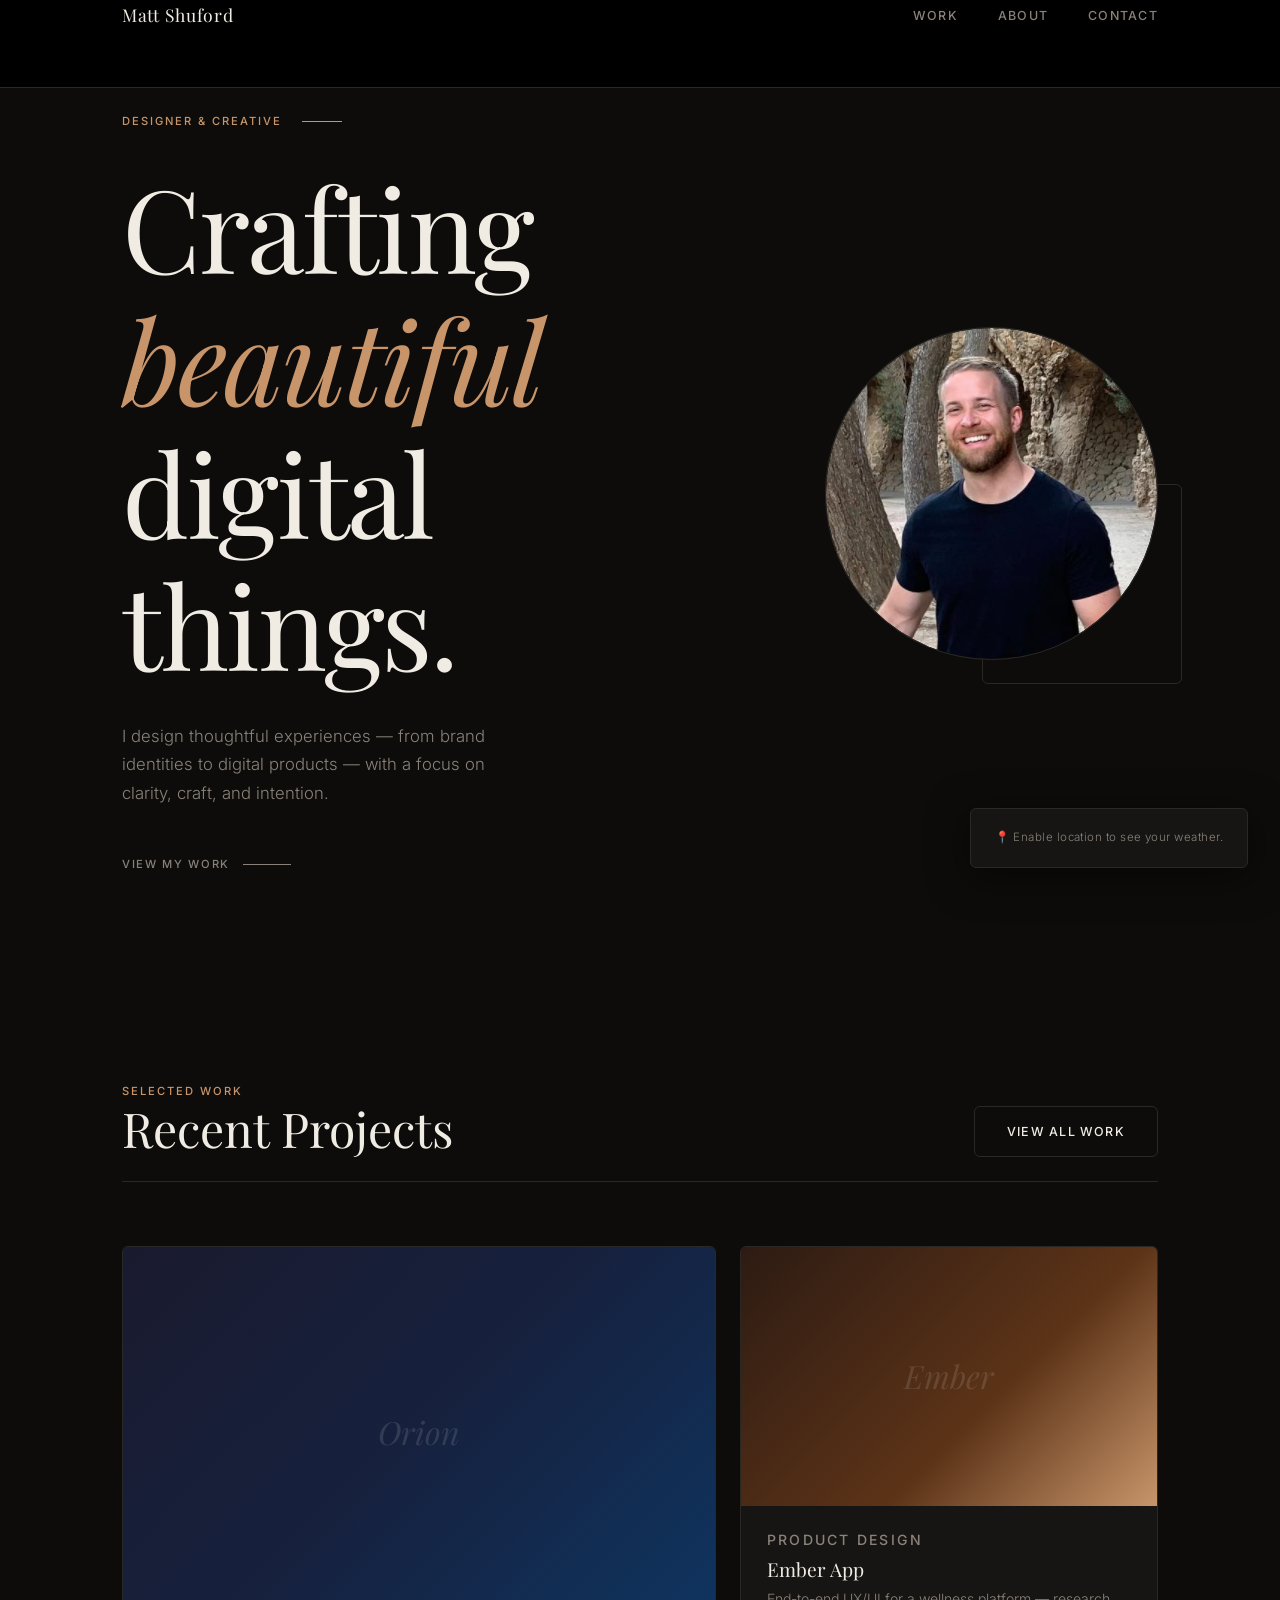
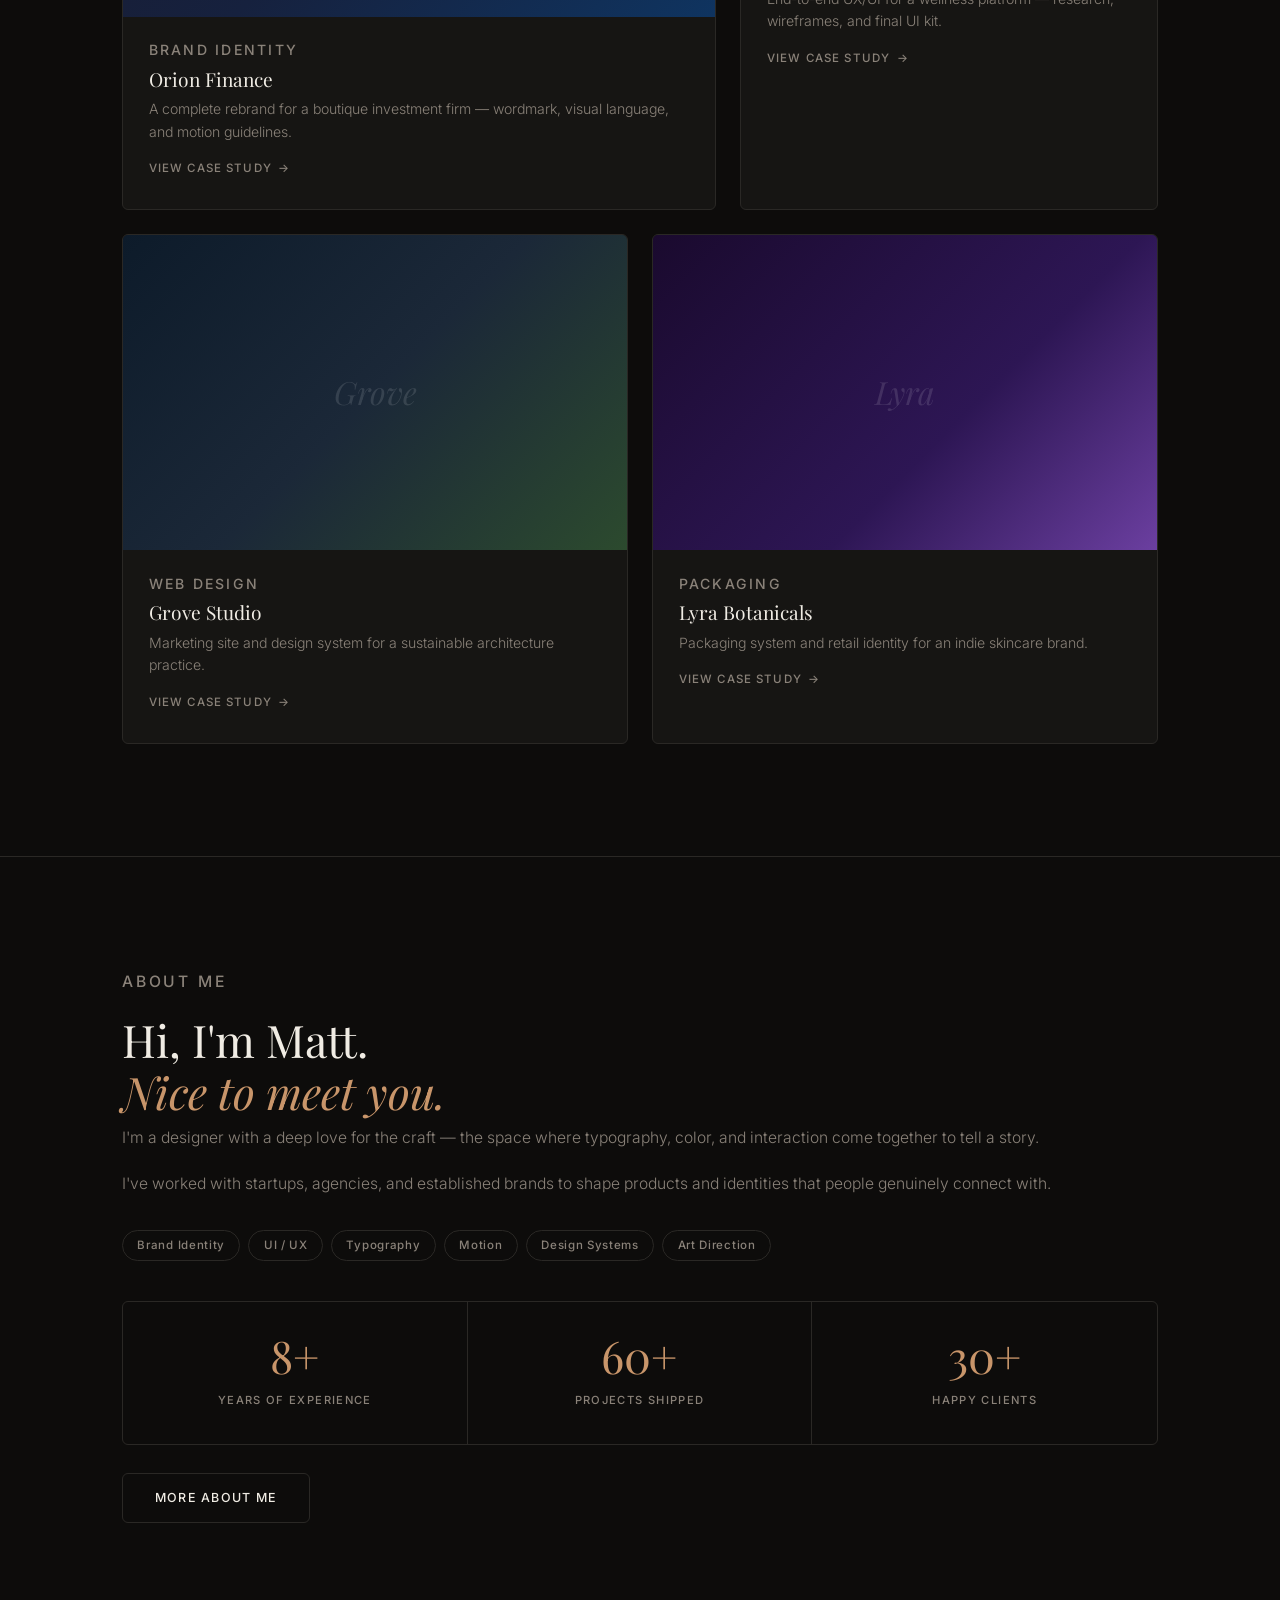
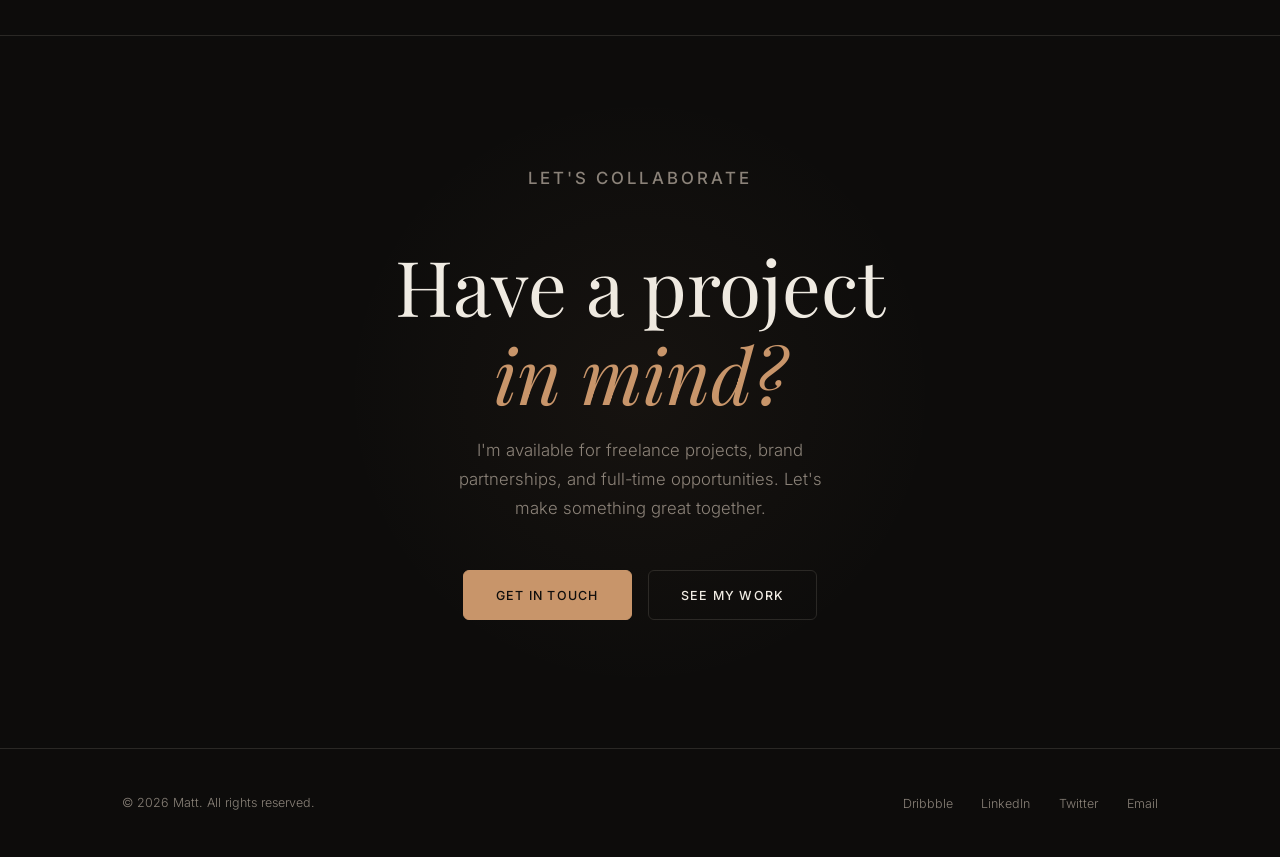
<file: index.html>
<!DOCTYPE html>
<html lang="en">
<head>
  <meta charset="UTF-8" />
  <meta name="viewport" content="width=device-width, initial-scale=1.0" />
  <title>Matt — Designer</title>
  <link rel="stylesheet" href="css/style.css" />
</head>
<body>

  <!-- Navigation -->
  <div class="nav-wrap">
    <nav class="container">
      <a href="index.html" class="nav-logo">Matt Shuford</a>
      <ul class="nav-links">
        <li><a href="pages/work.html">Work</a></li>
        <li><a href="pages/about.html">About</a></li>
        <li><a href="pages/contact.html">Contact</a></li>
      </ul>
    </nav>
  </div>

  <!-- Hero -->
  <section class="hero">
    <div class="hero-inner">
      <div class="hero-content">
        <div class="hero-meta">
          <span class="eyebrow">Designer &amp; Creative</span>
          <span class="line"></span>
        </div>
        <h1 class="display">Crafting<br /><em style="font-style:italic; color:var(--accent)">beautiful</em><br />digital things.</h1>
        <p class="hero-sub">I design thoughtful experiences — from brand identities to digital products — with a focus on clarity, craft, and intention.</p>
        <a href="pages/work.html" class="hero-scroll">View my work</a>
      </div>
      <div class="about-photo-wrap hero-photo">
        <div class="photo-placeholder">
          <img src="Screen%20Shot%202022-02-01%20at%2012.26.31%20PM%20copy.png" alt="Portrait of Matt Shuford" class="profile-photo" />
          <div class="reveal-grid" id="reveal-grid"></div>
        </div>
        <div class="photo-accent"></div>
      </div>
    </div>
  </section>

  <!-- Selected Work -->
  <section>
    <div class="container">
      <div class="section-header">
        <div>
          <p class="eyebrow">Selected work</p>
          <h2>Recent Projects</h2>
        </div>
        <a href="pages/work.html" class="btn">View all work</a>
      </div>

      <div class="work-grid">

        <!-- Card 1 — wide -->
        <a href="pages/work.html" class="work-card wide">
          <div class="card-thumb">
            <div class="thumb-bg pal-1"></div>
            <span class="card-thumb-label">Orion</span>
          </div>
          <div class="card-body">
            <p class="card-type">Brand Identity</p>
            <h3>Orion Finance</h3>
            <p>A complete rebrand for a boutique investment firm — wordmark, visual language, and motion guidelines.</p>
            <span class="card-link">View case study</span>
          </div>
        </a>

        <!-- Card 2 — tall -->
        <a href="pages/work.html" class="work-card tall">
          <div class="card-thumb">
            <div class="thumb-bg pal-2"></div>
            <span class="card-thumb-label">Ember</span>
          </div>
          <div class="card-body">
            <p class="card-type">Product Design</p>
            <h3>Ember App</h3>
            <p>End-to-end UX/UI for a wellness platform — research, wireframes, and final UI kit.</p>
            <span class="card-link">View case study</span>
          </div>
        </a>

        <!-- Card 3 — half -->
        <a href="pages/work.html" class="work-card half">
          <div class="card-thumb">
            <div class="thumb-bg pal-3"></div>
            <span class="card-thumb-label">Grove</span>
          </div>
          <div class="card-body">
            <p class="card-type">Web Design</p>
            <h3>Grove Studio</h3>
            <p>Marketing site and design system for a sustainable architecture practice.</p>
            <span class="card-link">View case study</span>
          </div>
        </a>

        <!-- Card 4 — half -->
        <a href="pages/work.html" class="work-card half">
          <div class="card-thumb">
            <div class="thumb-bg pal-4"></div>
            <span class="card-thumb-label">Lyra</span>
          </div>
          <div class="card-body">
            <p class="card-type">Packaging</p>
            <h3>Lyra Botanicals</h3>
            <p>Packaging system and retail identity for an indie skincare brand.</p>
            <span class="card-link">View case study</span>
          </div>
        </a>

      </div>
    </div>
  </section>

  <hr class="divider" />

  <!-- About strip -->
  <section>
    <div class="container">
      <div class="about-strip">

        <div class="about-content">
          <p class="eyebrow">About me</p>
          <h2>Hi, I'm Matt.<br /><em>Nice to meet you.</em></h2>
          <p>I'm a designer with a deep love for the craft — the space where typography, color, and interaction come together to tell a story.</p>
          <p>I've worked with startups, agencies, and established brands to shape products and identities that people genuinely connect with.</p>
          <div class="skills-row">
            <span class="skill-tag">Brand Identity</span>
            <span class="skill-tag">UI / UX</span>
            <span class="skill-tag">Typography</span>
            <span class="skill-tag">Motion</span>
            <span class="skill-tag">Design Systems</span>
            <span class="skill-tag">Art Direction</span>
          </div>
          <div class="stats">
            <div class="stat">
              <span class="stat-num">8+</span>
              <span class="stat-label">Years of experience</span>
            </div>
            <div class="stat">
              <span class="stat-num">60+</span>
              <span class="stat-label">Projects shipped</span>
            </div>
            <div class="stat">
              <span class="stat-num">30+</span>
              <span class="stat-label">Happy clients</span>
            </div>
          </div>
          <br />
          <a href="pages/about.html" class="btn">More about me</a>
        </div>

      </div>
    </div>
  </section>

  <hr class="divider" />

  <!-- Contact CTA -->
  <section class="cta">
    <div class="container">
      <p class="eyebrow">Let's collaborate</p>
      <h2>Have a project<br /><em style="font-style:italic; color:var(--accent)">in mind?</em></h2>
      <p>I'm available for freelance projects, brand partnerships, and full-time opportunities. Let's make something great together.</p>
      <div class="cta-links">
        <a href="pages/contact.html" class="btn btn-primary">Get in touch</a>
        <a href="pages/work.html" class="btn">See my work</a>
      </div>
    </div>
  </section>

  <!-- Footer -->
  <footer>
    <div class="footer-inner">
      <p class="footer-copy">&copy; 2026 Matt. All rights reserved.</p>
      <ul class="footer-links">
        <li><a href="https://dribbble.com" target="_blank" rel="noopener">Dribbble</a></li>
        <li><a href="https://linkedin.com" target="_blank" rel="noopener">LinkedIn</a></li>
        <li><a href="https://twitter.com" target="_blank" rel="noopener">Twitter</a></li>
        <li><a href="mailto:hello@matt.design">Email</a></li>
      </ul>
    </div>
  </footer>

  <!-- Weather Widget -->
  <div class="weather-widget" id="weather-widget" aria-label="Current weather">
    <div id="weather-loading" class="weather-loading">
      <span class="weather-spinner"></span>Locating…
    </div>
    <div id="weather-content" style="display:none">
      <div class="weather-top">
        <span class="weather-emoji" id="weather-emoji"></span>
        <div>
          <span class="weather-temp" id="weather-temp"></span><span class="weather-unit">°F</span>
        </div>
      </div>
      <p class="weather-desc" id="weather-desc"></p>
      <p class="weather-loc" id="weather-loc"></p>
      <button id="weather-forecast-toggle" class="weather-forecast-toggle" type="button" aria-expanded="false" disabled>5-day forecast</button>
      <div id="weather-forecast" class="weather-forecast" style="display:none">
        <ul id="weather-forecast-list" class="weather-forecast-list"></ul>
      </div>
    </div>
    <div id="weather-error" style="display:none" class="weather-error">📍 Location unavailable</div>
  </div>

  <script>
    (function() {
      const container = document.getElementById('reveal-grid');
      if (!container) return;

      const gridSize = 14; // 14x14 grid of reveal blocks (~3x the original)
      const animationDuration = 4; // 4 seconds total
      const totalDiagonals = (gridSize - 1) * 2; // 0 to 26
      const blockDuration = 0.35; // how long each block takes to fade
      const stagger = animationDuration / totalDiagonals; // delay between diagonals

      for (let row = 0; row < gridSize; row++) {
        for (let col = 0; col < gridSize; col++) {
          const block = document.createElement('div');
          block.className = 'reveal-block';
          
          const blockSize = 100 / gridSize;
          block.style.width = blockSize + '%';
          block.style.height = blockSize + '%';
          block.style.left = (col * blockSize) + '%';
          block.style.top = (row * blockSize) + '%';
          
          // Diagonal sweep: all blocks on same diagonal (row+col) reveal together
          const diagonalIndex = row + col;
          const delay = diagonalIndex * stagger;
          
          block.style.animationName = 'revealBlock';
          block.style.animationDuration = blockDuration + 's';
          block.style.animationDelay = delay + 's';
          block.style.animationFillMode = 'forwards';
          
          container.appendChild(block);
        }
      }
    })();
  </script>

  <script src="js/app.js" defer></script>

</body>
</html>
</file>
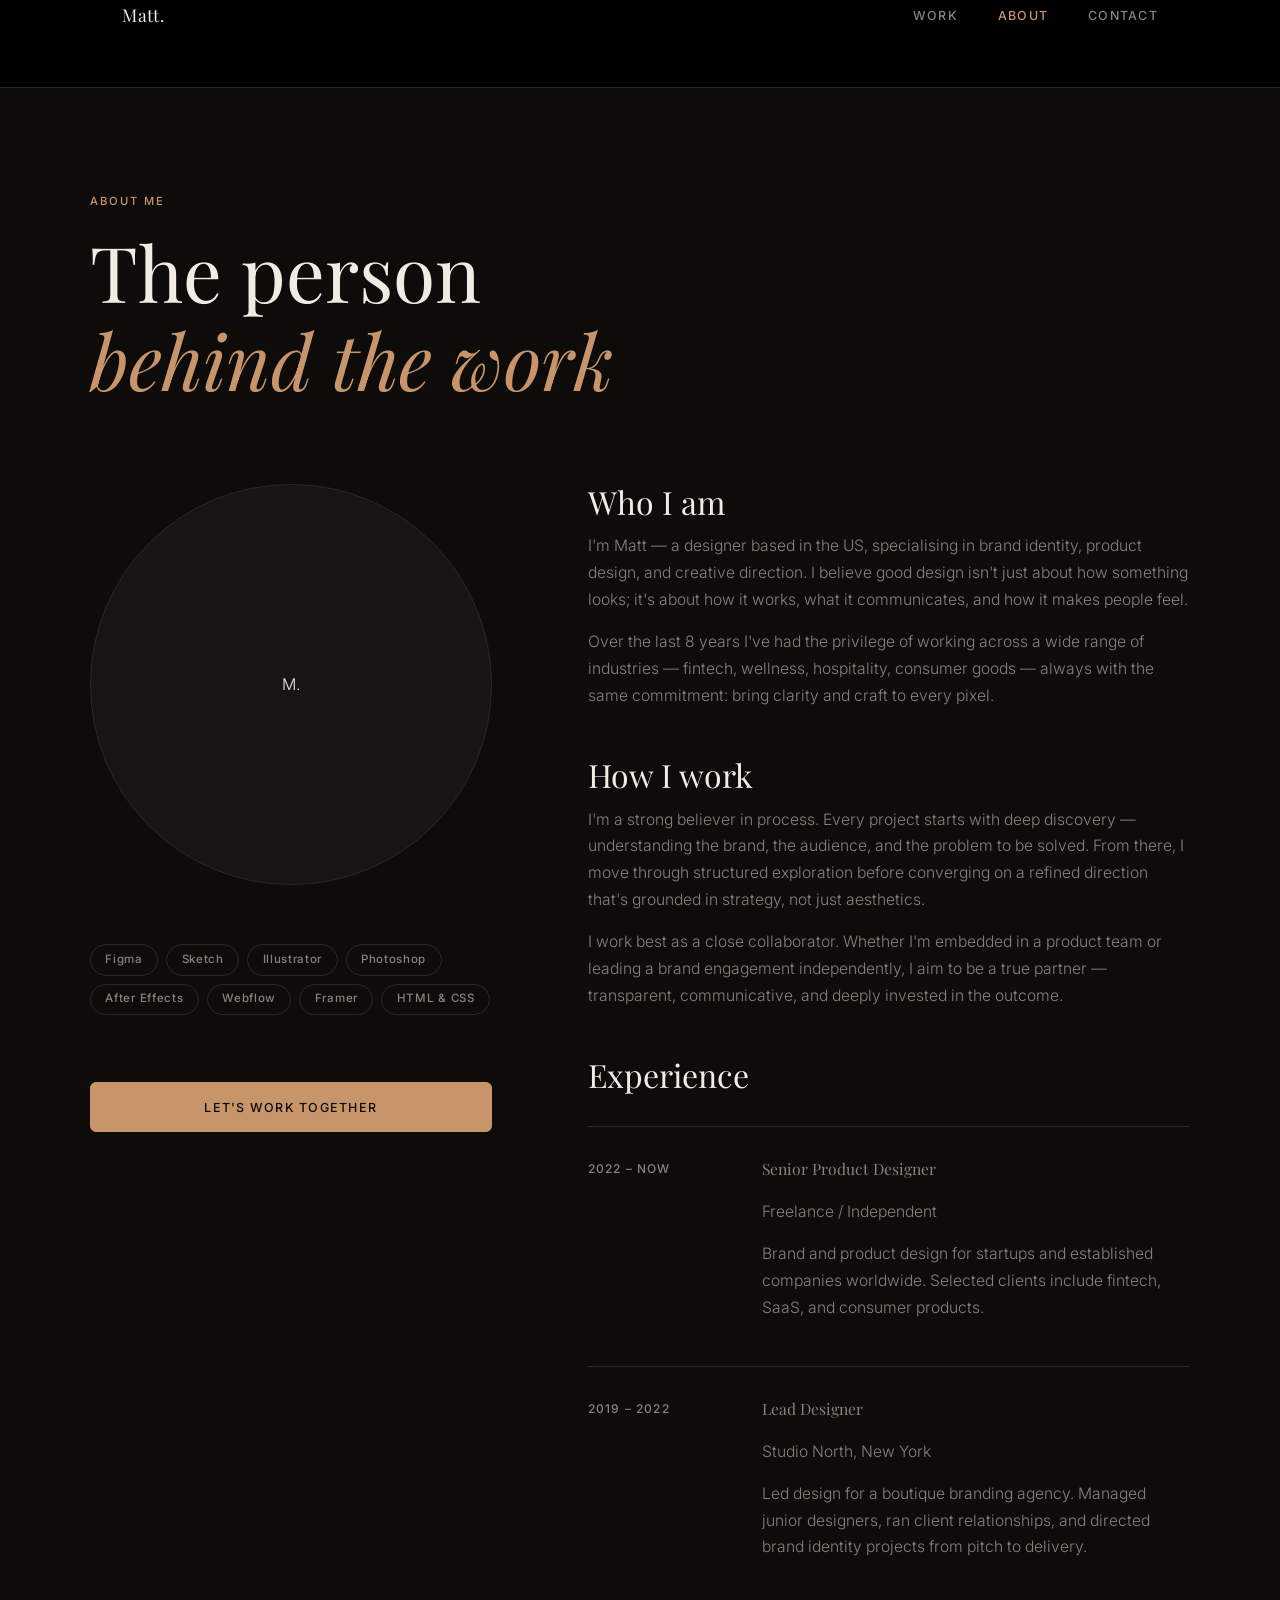
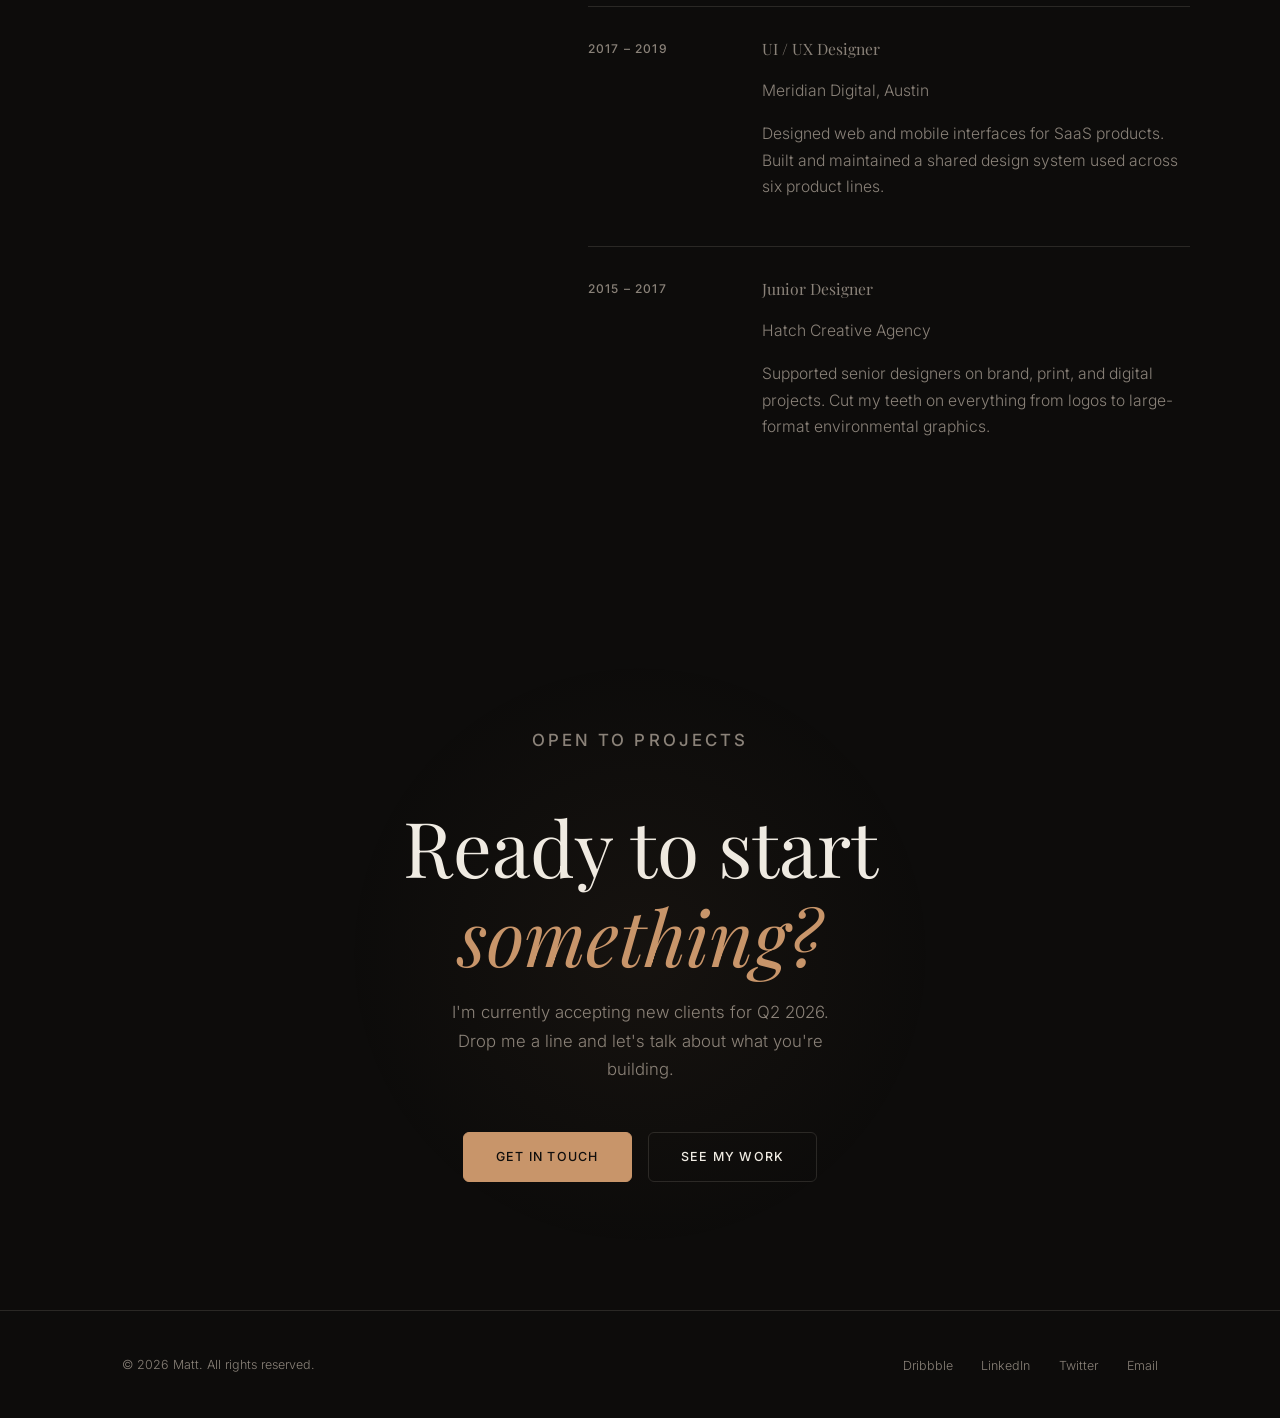
<file: about.html>
<!DOCTYPE html>
<html lang="en">
<head>
  <meta charset="UTF-8" />
  <meta name="viewport" content="width=device-width, initial-scale=1.0" />
  <title>About — Matt</title>
  <link rel="stylesheet" href="css/style.css" />
</head>
<body>

  <!-- Navigation -->
  <div class="nav-wrap">
    <nav class="container">
      <a href="index.html" class="nav-logo">Matt.</a>
      <ul class="nav-links">
        <li><a href="work.html">Work</a></li>
        <li><a href="about.html" class="active">About</a></li>
        <li><a href="contact.html">Contact</a></li>
      </ul>
    </nav>
  </div>

  <!-- Page Hero -->
  <div class="page-hero container">
    <p class="eyebrow">About me</p>
    <h1>The person<br /><em style="font-style:italic; color:var(--accent)">behind the work</em></h1>
  </div>

  <!-- About Full -->
  <div class="about-full container">

    <!-- Sidebar / Photo -->
    <aside class="about-sidebar">
      <div class="photo-placeholder">
        <div class="ph-bg"></div>
        <span class="ph-initials">M.</span>
      </div>

      <br />

      <div class="skills-row">
        <span class="skill-tag">Figma</span>
        <span class="skill-tag">Sketch</span>
        <span class="skill-tag">Illustrator</span>
        <span class="skill-tag">Photoshop</span>
        <span class="skill-tag">After Effects</span>
        <span class="skill-tag">Webflow</span>
        <span class="skill-tag">Framer</span>
        <span class="skill-tag">HTML &amp; CSS</span>
      </div>

      <br />

      <a href="contact.html" class="btn btn-primary" style="width:100%; justify-content:center;">Let's work together</a>
    </aside>

    <!-- Main text -->
    <div class="about-text">

      <h3>Who I am</h3>
      <p>I'm Matt — a designer based in the US, specialising in brand identity, product design, and creative direction. I believe good design isn't just about how something looks; it's about how it works, what it communicates, and how it makes people feel.</p>
      <p>Over the last 8 years I've had the privilege of working across a wide range of industries — fintech, wellness, hospitality, consumer goods — always with the same commitment: bring clarity and craft to every pixel.</p>

      <h3>How I work</h3>
      <p>I'm a strong believer in process. Every project starts with deep discovery — understanding the brand, the audience, and the problem to be solved. From there, I move through structured exploration before converging on a refined direction that's grounded in strategy, not just aesthetics.</p>
      <p>I work best as a close collaborator. Whether I'm embedded in a product team or leading a brand engagement independently, I aim to be a true partner — transparent, communicative, and deeply invested in the outcome.</p>

      <h3>Experience</h3>
      <ul class="experience-list">
        <li class="experience-item">
          <span class="exp-year">2022 – Now</span>
          <div>
            <p class="exp-role">Senior Product Designer</p>
            <p class="exp-co">Freelance / Independent</p>
            <p class="exp-desc">Brand and product design for startups and established companies worldwide. Selected clients include fintech, SaaS, and consumer products.</p>
          </div>
        </li>
        <li class="experience-item">
          <span class="exp-year">2019 – 2022</span>
          <div>
            <p class="exp-role">Lead Designer</p>
            <p class="exp-co">Studio North, New York</p>
            <p class="exp-desc">Led design for a boutique branding agency. Managed junior designers, ran client relationships, and directed brand identity projects from pitch to delivery.</p>
          </div>
        </li>
        <li class="experience-item">
          <span class="exp-year">2017 – 2019</span>
          <div>
            <p class="exp-role">UI / UX Designer</p>
            <p class="exp-co">Meridian Digital, Austin</p>
            <p class="exp-desc">Designed web and mobile interfaces for SaaS products. Built and maintained a shared design system used across six product lines.</p>
          </div>
        </li>
        <li class="experience-item">
          <span class="exp-year">2015 – 2017</span>
          <div>
            <p class="exp-role">Junior Designer</p>
            <p class="exp-co">Hatch Creative Agency</p>
            <p class="exp-desc">Supported senior designers on brand, print, and digital projects. Cut my teeth on everything from logos to large-format environmental graphics.</p>
          </div>
        </li>
      </ul>

    </div>
  </div>

  <!-- CTA -->
  <section class="cta">
    <div class="container">
      <p class="eyebrow">Open to projects</p>
      <h2>Ready to start<br /><em style="font-style:italic; color:var(--accent)">something?</em></h2>
      <p>I'm currently accepting new clients for Q2 2026. Drop me a line and let's talk about what you're building.</p>
      <div class="cta-links">
        <a href="contact.html" class="btn btn-primary">Get in touch</a>
        <a href="work.html" class="btn">See my work</a>
      </div>
    </div>
  </section>

  <!-- Footer -->
  <footer>
    <div class="footer-inner">
      <p class="footer-copy">&copy; 2026 Matt. All rights reserved.</p>
      <ul class="footer-links">
        <li><a href="https://dribbble.com" target="_blank" rel="noopener">Dribbble</a></li>
        <li><a href="https://linkedin.com" target="_blank" rel="noopener">LinkedIn</a></li>
        <li><a href="https://twitter.com" target="_blank" rel="noopener">Twitter</a></li>
        <li><a href="mailto:hello@matt.design">Email</a></li>
      </ul>
    </div>
  </footer>

</body>
</html>
</file>
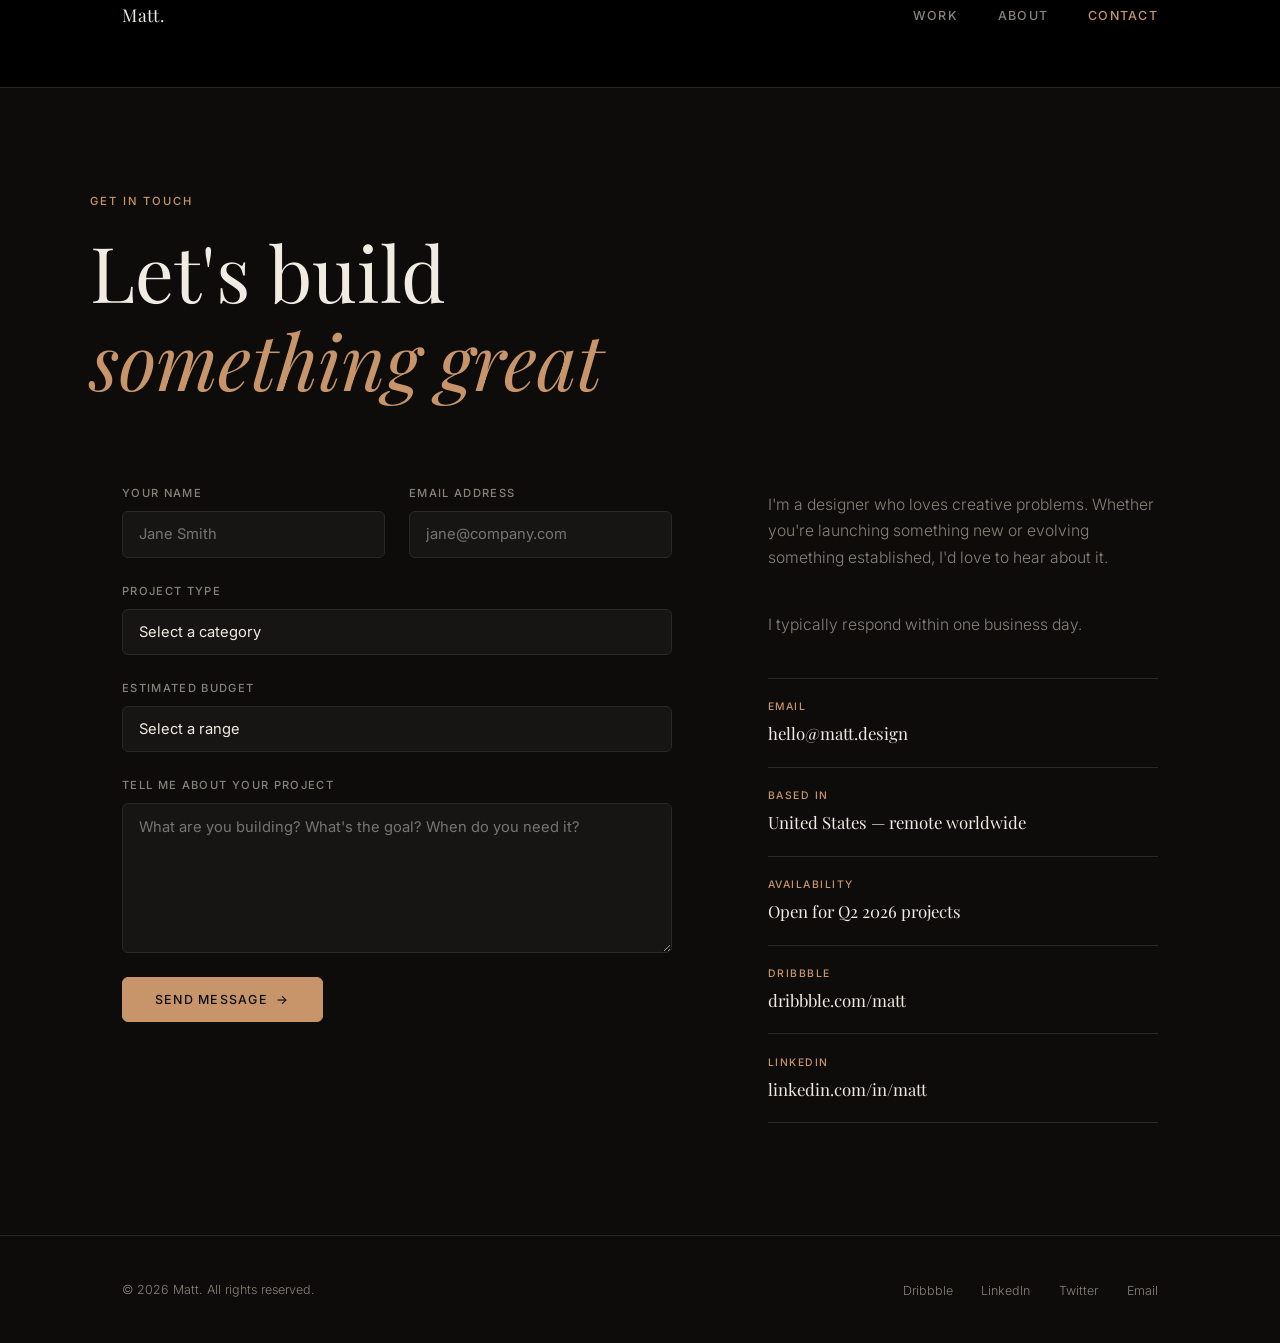
<file: contact.html>
<!DOCTYPE html>
<html lang="en">
<head>
  <meta charset="UTF-8" />
  <meta name="viewport" content="width=device-width, initial-scale=1.0" />
  <title>Contact — Matt</title>
  <link rel="stylesheet" href="css/style.css" />
</head>
<body>

  <!-- Navigation -->
  <div class="nav-wrap">
    <nav class="container">
      <a href="index.html" class="nav-logo">Matt.</a>
      <ul class="nav-links">
        <li><a href="work.html">Work</a></li>
        <li><a href="about.html">About</a></li>
        <li><a href="contact.html" class="active">Contact</a></li>
      </ul>
    </nav>
  </div>

  <!-- Page Hero -->
  <div class="page-hero container">
    <p class="eyebrow">Get in touch</p>
    <h1>Let's build<br /><em style="font-style:italic; color:var(--accent)">something great</em></h1>
  </div>

  <!-- Contact Body -->
  <div class="contact-grid container">

    <!-- Form -->
    <div>
      <form class="contact-form" action="#" method="POST">

        <div class="form-row">
          <div class="field">
            <label for="name">Your name</label>
            <input type="text" id="name" name="name" placeholder="Jane Smith" autocomplete="name" required />
          </div>
          <div class="field">
            <label for="email">Email address</label>
            <input type="email" id="email" name="email" placeholder="jane@company.com" autocomplete="email" required />
          </div>
        </div>

        <div class="field">
          <label for="subject">Project type</label>
          <select id="subject" name="subject">
            <option value="" disabled selected>Select a category</option>
            <option value="brand">Brand Identity</option>
            <option value="product">Product / UX Design</option>
            <option value="web">Web Design</option>
            <option value="packaging">Packaging</option>
            <option value="other">Something else</option>
          </select>
        </div>

        <div class="field">
          <label for="budget">Estimated budget</label>
          <select id="budget" name="budget">
            <option value="" disabled selected>Select a range</option>
            <option value="5k">Under $5,000</option>
            <option value="10k">$5,000 – $10,000</option>
            <option value="25k">$10,000 – $25,000</option>
            <option value="25k+">$25,000+</option>
          </select>
        </div>

        <div class="field">
          <label for="message">Tell me about your project</label>
          <textarea id="message" name="message" placeholder="What are you building? What's the goal? When do you need it?" required></textarea>
        </div>

        <div>
          <button type="submit" class="btn btn-primary">Send message &nbsp;→</button>
        </div>

      </form>
    </div>

    <!-- Info panel -->
    <aside class="contact-info">
      <p>I'm a designer who loves creative problems. Whether you're launching something new or evolving something established, I'd love to hear about it.</p>
      <p>I typically respond within one business day.</p>

      <ul class="contact-detail-list">
        <li class="contact-detail-item">
          <span class="detail-label">Email</span>
          <a href="mailto:hello@matt.design" class="detail-value" style="transition:color 0.2s;">hello@matt.design</a>
        </li>
        <li class="contact-detail-item">
          <span class="detail-label">Based in</span>
          <span class="detail-value">United States &mdash; remote worldwide</span>
        </li>
        <li class="contact-detail-item">
          <span class="detail-label">Availability</span>
          <span class="detail-value">Open for Q2 2026 projects</span>
        </li>
        <li class="contact-detail-item">
          <span class="detail-label">Dribbble</span>
          <a href="https://dribbble.com" target="_blank" rel="noopener" class="detail-value" style="transition:color 0.2s;">dribbble.com/matt</a>
        </li>
        <li class="contact-detail-item">
          <span class="detail-label">LinkedIn</span>
          <a href="https://linkedin.com" target="_blank" rel="noopener" class="detail-value" style="transition:color 0.2s;">linkedin.com/in/matt</a>
        </li>
      </ul>
    </aside>

  </div>

  <!-- Footer -->
  <footer>
    <div class="footer-inner">
      <p class="footer-copy">&copy; 2026 Matt. All rights reserved.</p>
      <ul class="footer-links">
        <li><a href="https://dribbble.com" target="_blank" rel="noopener">Dribbble</a></li>
        <li><a href="https://linkedin.com" target="_blank" rel="noopener">LinkedIn</a></li>
        <li><a href="https://twitter.com" target="_blank" rel="noopener">Twitter</a></li>
        <li><a href="mailto:hello@matt.design">Email</a></li>
      </ul>
    </div>
  </footer>

</body>
</html>
</file>
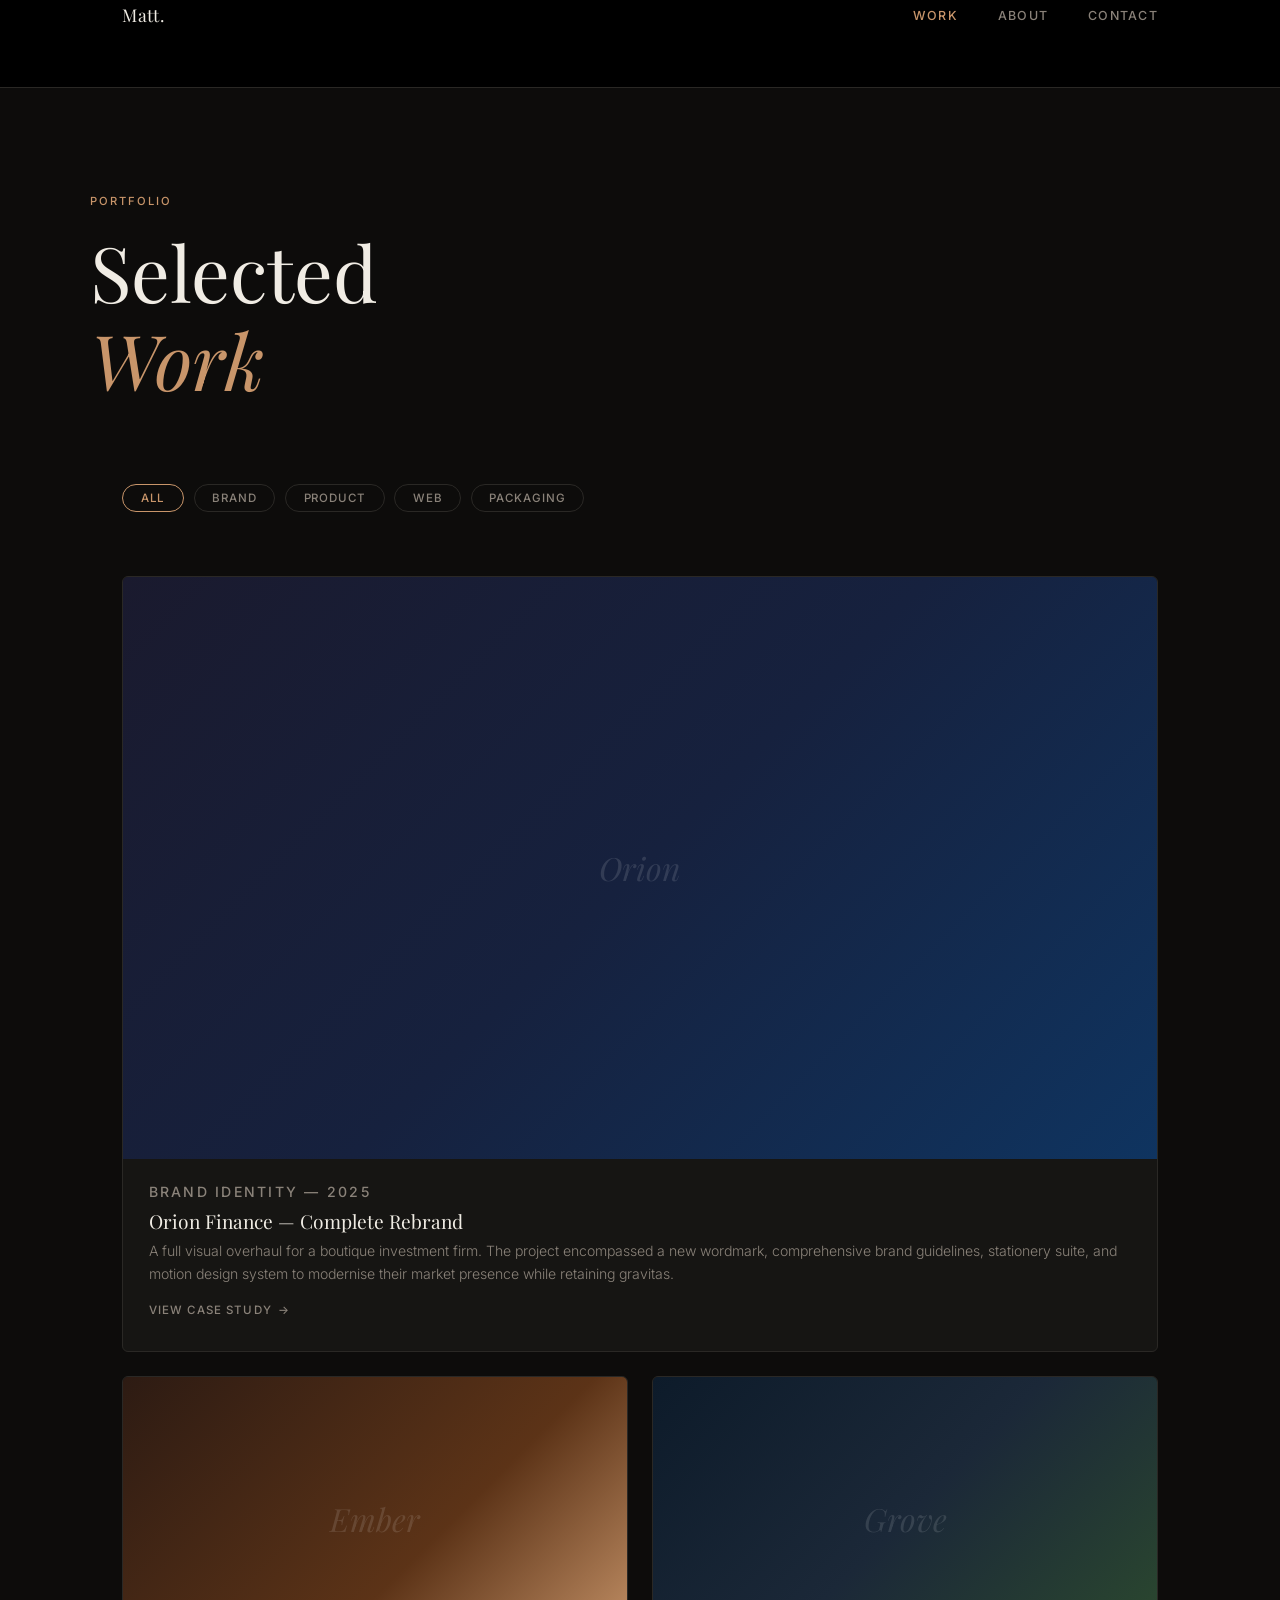
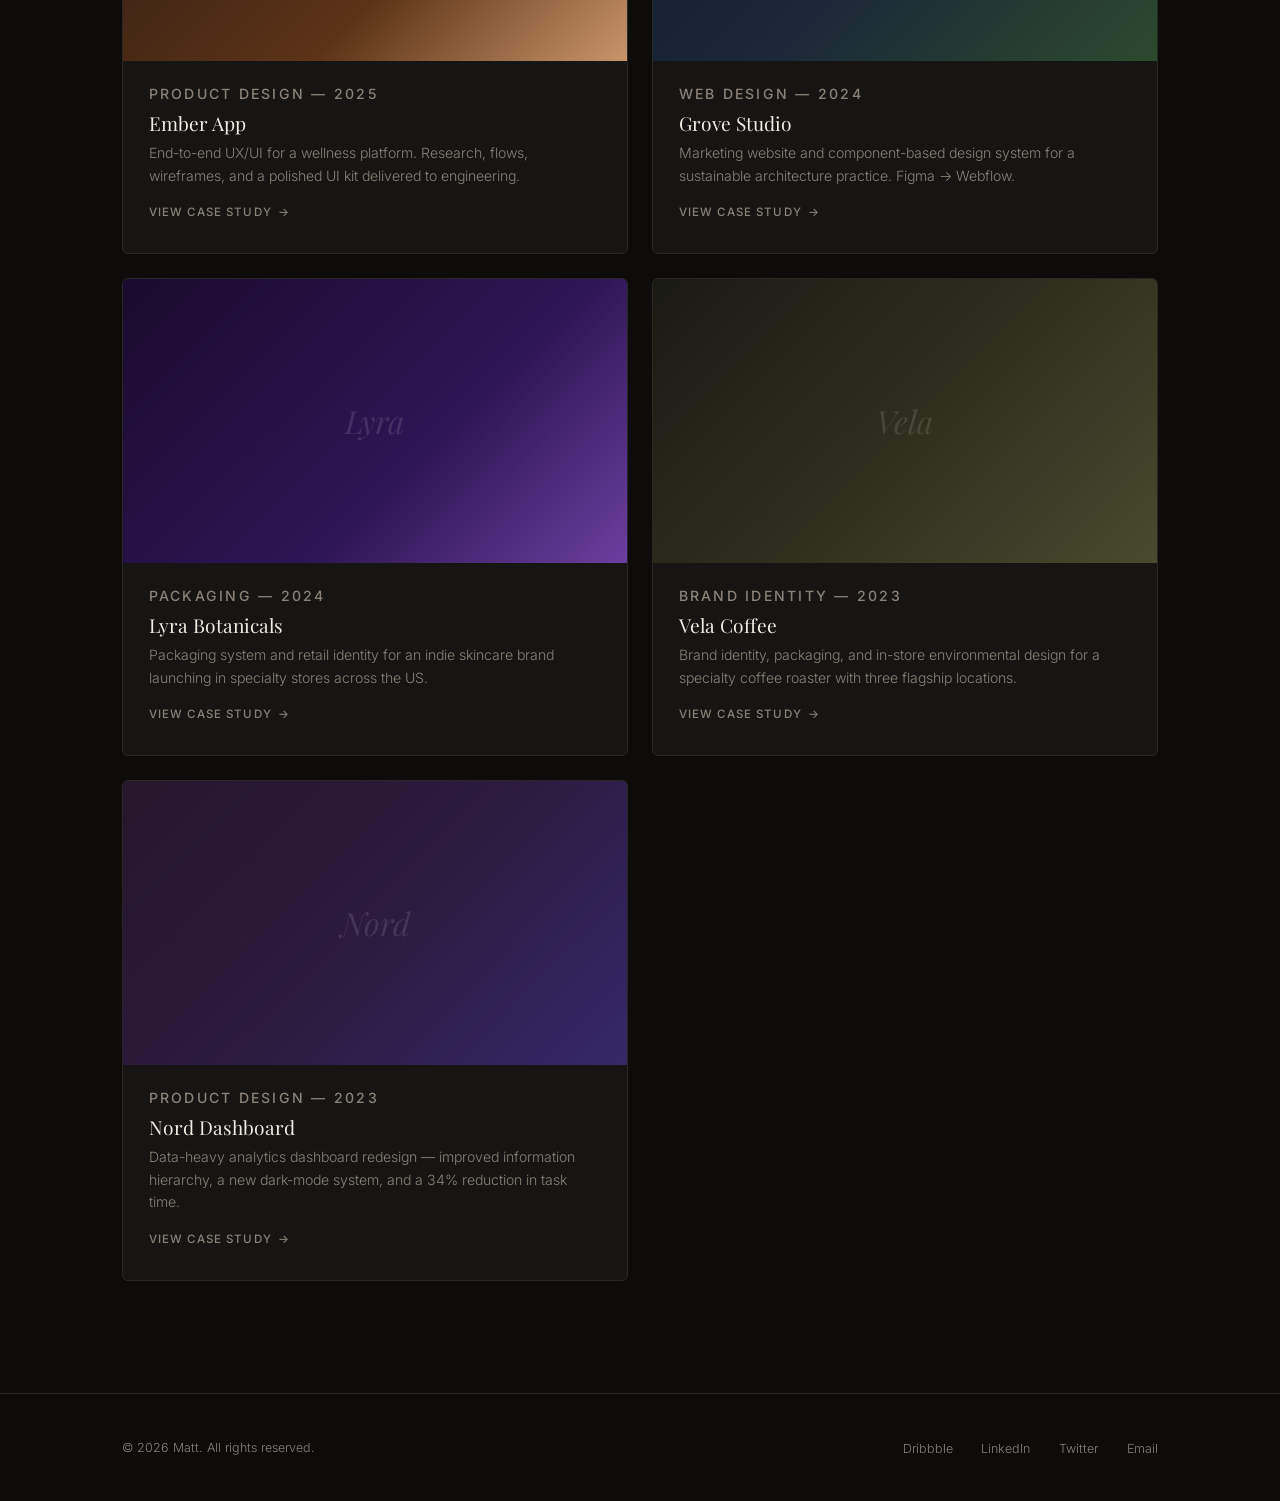
<file: work.html>
<!DOCTYPE html>
<html lang="en">
<head>
  <meta charset="UTF-8" />
  <meta name="viewport" content="width=device-width, initial-scale=1.0" />
  <title>Work — Matt</title>
  <link rel="stylesheet" href="css/style.css" />
</head>
<body>

  <!-- Navigation -->
  <div class="nav-wrap">
    <nav class="container">
      <a href="index.html" class="nav-logo">Matt.</a>
      <ul class="nav-links">
        <li><a href="work.html" class="active">Work</a></li>
        <li><a href="about.html">About</a></li>
        <li><a href="contact.html">Contact</a></li>
      </ul>
    </nav>
  </div>

  <!-- Page Hero -->
  <div class="page-hero container">
    <p class="eyebrow">Portfolio</p>
    <h1>Selected<br /><em style="font-style:italic; color:var(--accent)">Work</em></h1>
  </div>

  <!-- Filters -->
  <div class="container">
    <div class="filter-row">
      <button class="filter-btn active">All</button>
      <button class="filter-btn">Brand</button>
      <button class="filter-btn">Product</button>
      <button class="filter-btn">Web</button>
      <button class="filter-btn">Packaging</button>
    </div>

    <!-- Work Grid -->
    <div class="work-page-grid">

      <!-- Featured -->
      <a href="#" class="work-card featured">
        <div class="card-thumb">
          <div class="thumb-bg pal-1"></div>
          <span class="card-thumb-label">Orion</span>
        </div>
        <div class="card-body">
          <p class="card-type">Brand Identity &mdash; 2025</p>
          <h3>Orion Finance — Complete Rebrand</h3>
          <p>A full visual overhaul for a boutique investment firm. The project encompassed a new wordmark, comprehensive brand guidelines, stationery suite, and motion design system to modernise their market presence while retaining gravitas.</p>
          <span class="card-link">View case study</span>
        </div>
      </a>

      <a href="#" class="work-card">
        <div class="card-thumb">
          <div class="thumb-bg pal-2"></div>
          <span class="card-thumb-label">Ember</span>
        </div>
        <div class="card-body">
          <p class="card-type">Product Design &mdash; 2025</p>
          <h3>Ember App</h3>
          <p>End-to-end UX/UI for a wellness platform. Research, flows, wireframes, and a polished UI kit delivered to engineering.</p>
          <span class="card-link">View case study</span>
        </div>
      </a>

      <a href="#" class="work-card">
        <div class="card-thumb">
          <div class="thumb-bg pal-3"></div>
          <span class="card-thumb-label">Grove</span>
        </div>
        <div class="card-body">
          <p class="card-type">Web Design &mdash; 2024</p>
          <h3>Grove Studio</h3>
          <p>Marketing website and component-based design system for a sustainable architecture practice. Figma → Webflow.</p>
          <span class="card-link">View case study</span>
        </div>
      </a>

      <a href="#" class="work-card">
        <div class="card-thumb">
          <div class="thumb-bg pal-4"></div>
          <span class="card-thumb-label">Lyra</span>
        </div>
        <div class="card-body">
          <p class="card-type">Packaging &mdash; 2024</p>
          <h3>Lyra Botanicals</h3>
          <p>Packaging system and retail identity for an indie skincare brand launching in specialty stores across the US.</p>
          <span class="card-link">View case study</span>
        </div>
      </a>

      <a href="#" class="work-card">
        <div class="card-thumb">
          <div class="thumb-bg pal-5"></div>
          <span class="card-thumb-label">Vela</span>
        </div>
        <div class="card-body">
          <p class="card-type">Brand Identity &mdash; 2023</p>
          <h3>Vela Coffee</h3>
          <p>Brand identity, packaging, and in-store environmental design for a specialty coffee roaster with three flagship locations.</p>
          <span class="card-link">View case study</span>
        </div>
      </a>

      <a href="#" class="work-card">
        <div class="card-thumb">
          <div class="thumb-bg pal-1" style="filter:hue-rotate(40deg)"></div>
          <span class="card-thumb-label">Nord</span>
        </div>
        <div class="card-body">
          <p class="card-type">Product Design &mdash; 2023</p>
          <h3>Nord Dashboard</h3>
          <p>Data-heavy analytics dashboard redesign — improved information hierarchy, a new dark-mode system, and a 34% reduction in task time.</p>
          <span class="card-link">View case study</span>
        </div>
      </a>

    </div>
  </div>

  <!-- Footer -->
  <footer>
    <div class="footer-inner">
      <p class="footer-copy">&copy; 2026 Matt. All rights reserved.</p>
      <ul class="footer-links">
        <li><a href="https://dribbble.com" target="_blank" rel="noopener">Dribbble</a></li>
        <li><a href="https://linkedin.com" target="_blank" rel="noopener">LinkedIn</a></li>
        <li><a href="https://twitter.com" target="_blank" rel="noopener">Twitter</a></li>
        <li><a href="mailto:hello@matt.design">Email</a></li>
      </ul>
    </div>
  </footer>

</body>
</html>
</file>
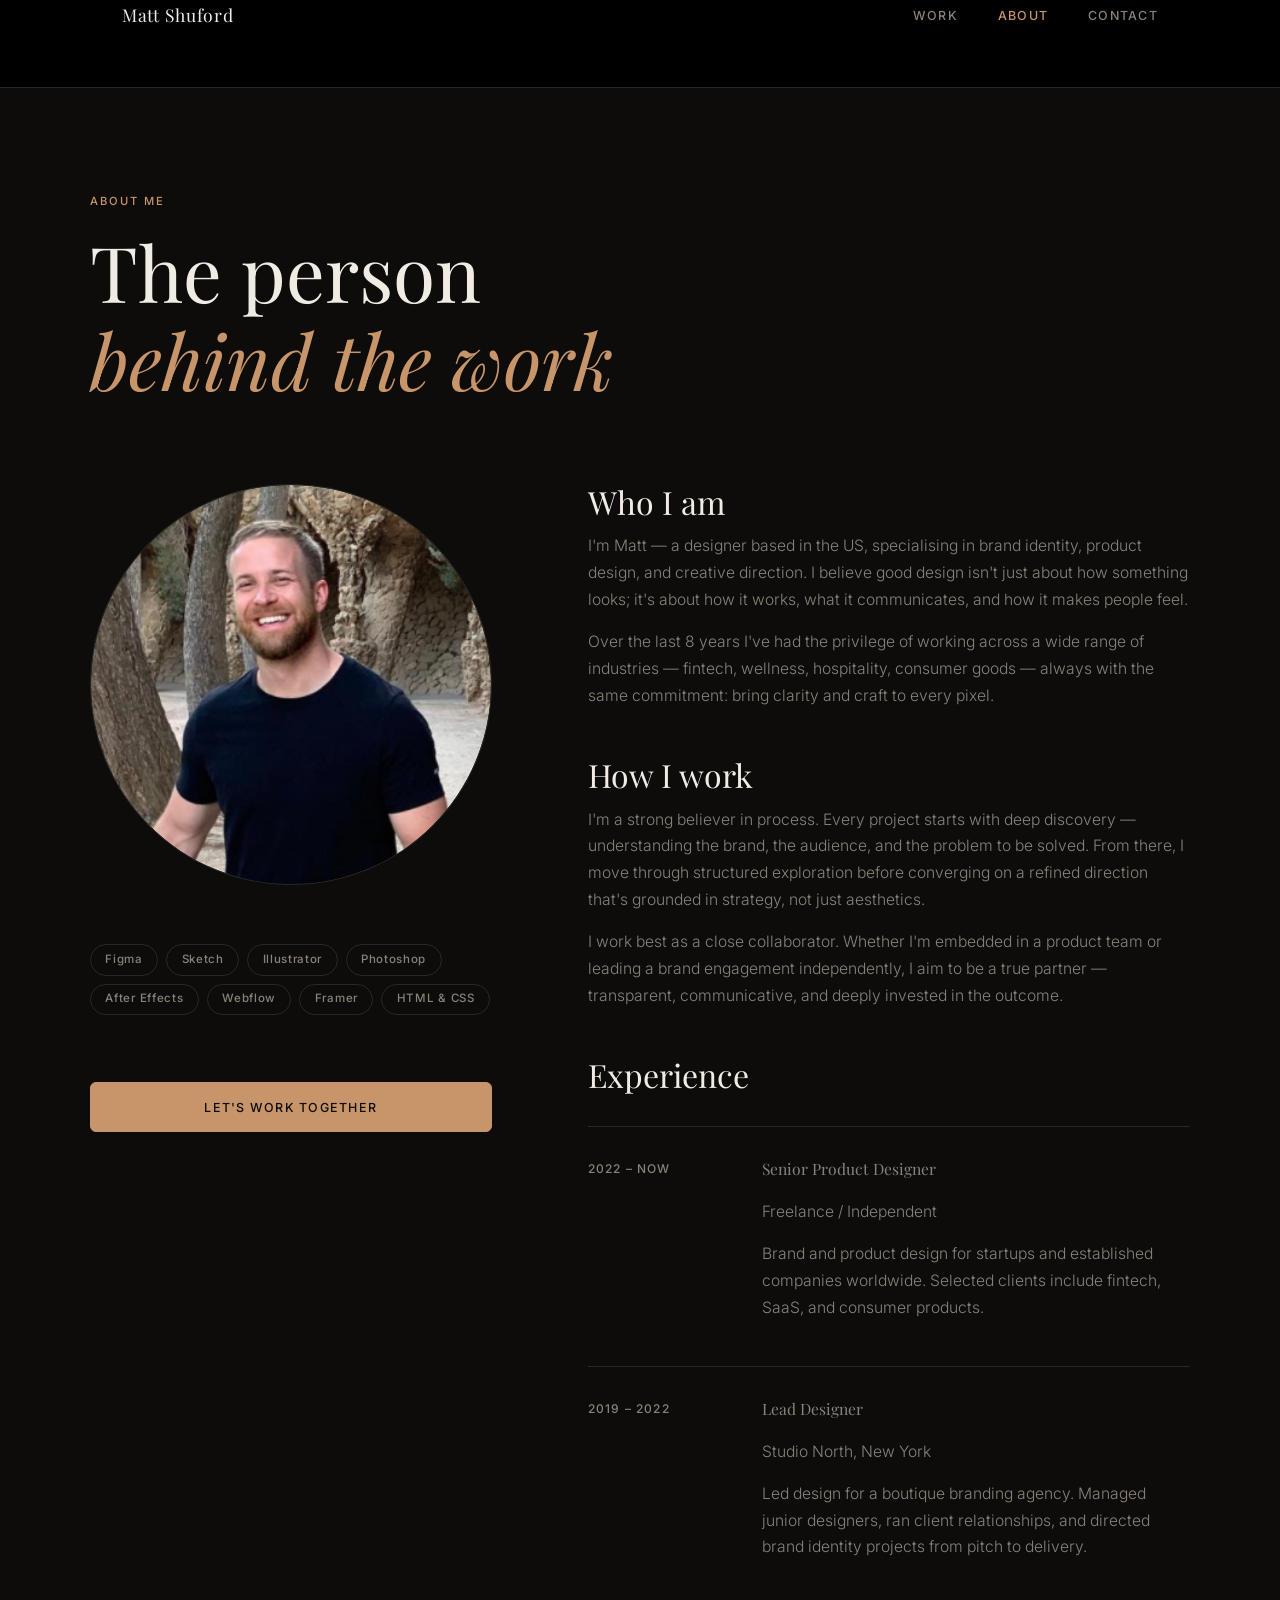
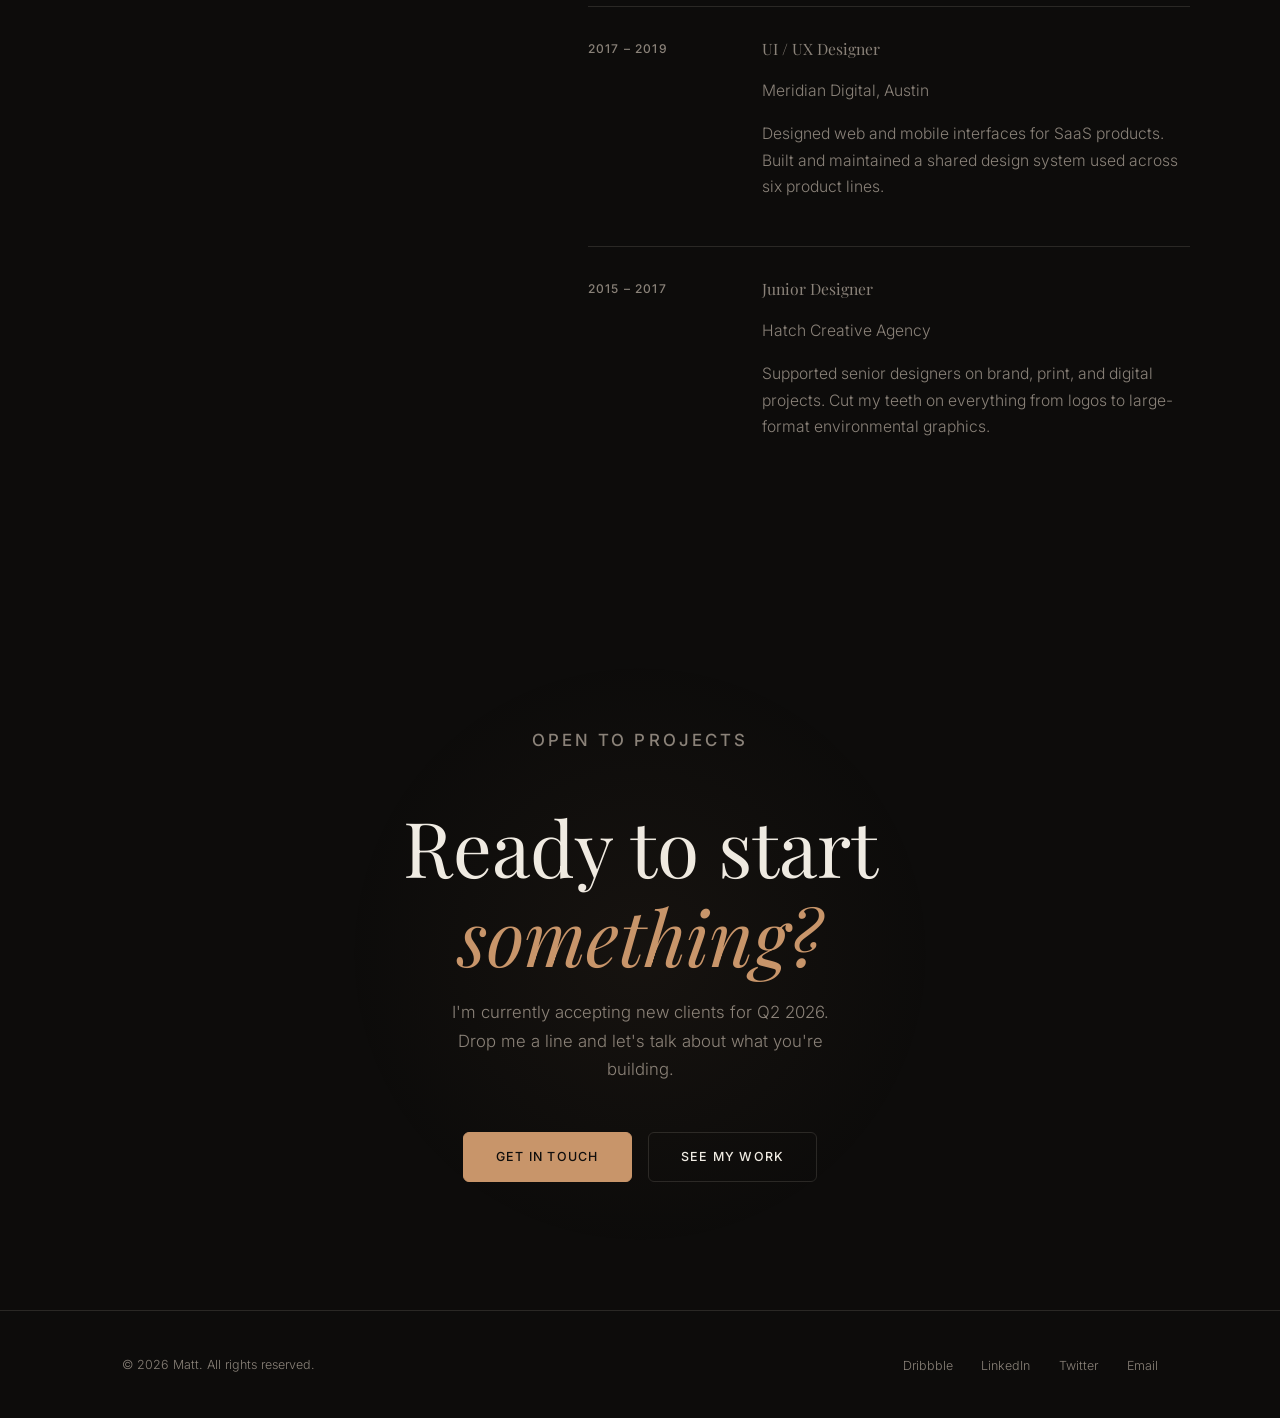
<file: pages/about.html>
<!DOCTYPE html>
<html lang="en">
<head>
  <meta charset="UTF-8" />
  <meta name="viewport" content="width=device-width, initial-scale=1.0" />
  <title>About — Matt</title>
  <link rel="stylesheet" href="../css/style.css" />
</head>
<body>

  <!-- Navigation -->
  <div class="nav-wrap">
    <nav class="container">
      <a href="../index.html" class="nav-logo">Matt Shuford</a>
      <ul class="nav-links">
        <li><a href="work.html">Work</a></li>
        <li><a href="about.html" class="active">About</a></li>
        <li><a href="contact.html">Contact</a></li>
      </ul>
    </nav>
  </div>

  <!-- Page Hero -->
  <div class="page-hero container">
    <p class="eyebrow">About me</p>
    <h1>The person<br /><em style="font-style:italic; color:var(--accent)">behind the work</em></h1>
  </div>

  <!-- About Full -->
  <div class="about-full container">

    <!-- Sidebar / Photo -->
    <aside class="about-sidebar">
      <div class="photo-placeholder">
        <img src="../Screen%20Shot%202022-02-01%20at%2012.26.31%20PM%20copy.png" alt="Portrait of Matt Shuford" class="profile-photo" />
      </div>

      <br />

      <div class="skills-row">
        <span class="skill-tag">Figma</span>
        <span class="skill-tag">Sketch</span>
        <span class="skill-tag">Illustrator</span>
        <span class="skill-tag">Photoshop</span>
        <span class="skill-tag">After Effects</span>
        <span class="skill-tag">Webflow</span>
        <span class="skill-tag">Framer</span>
        <span class="skill-tag">HTML &amp; CSS</span>
      </div>

      <br />

      <a href="contact.html" class="btn btn-primary" style="width:100%; justify-content:center;">Let's work together</a>
    </aside>

    <!-- Main text -->
    <div class="about-text">

      <h3>Who I am</h3>
      <p>I'm Matt — a designer based in the US, specialising in brand identity, product design, and creative direction. I believe good design isn't just about how something looks; it's about how it works, what it communicates, and how it makes people feel.</p>
      <p>Over the last 8 years I've had the privilege of working across a wide range of industries — fintech, wellness, hospitality, consumer goods — always with the same commitment: bring clarity and craft to every pixel.</p>

      <h3>How I work</h3>
      <p>I'm a strong believer in process. Every project starts with deep discovery — understanding the brand, the audience, and the problem to be solved. From there, I move through structured exploration before converging on a refined direction that's grounded in strategy, not just aesthetics.</p>
      <p>I work best as a close collaborator. Whether I'm embedded in a product team or leading a brand engagement independently, I aim to be a true partner — transparent, communicative, and deeply invested in the outcome.</p>

      <h3>Experience</h3>
      <ul class="experience-list">
        <li class="experience-item">
          <span class="exp-year">2022 – Now</span>
          <div>
            <p class="exp-role">Senior Product Designer</p>
            <p class="exp-co">Freelance / Independent</p>
            <p class="exp-desc">Brand and product design for startups and established companies worldwide. Selected clients include fintech, SaaS, and consumer products.</p>
          </div>
        </li>
        <li class="experience-item">
          <span class="exp-year">2019 – 2022</span>
          <div>
            <p class="exp-role">Lead Designer</p>
            <p class="exp-co">Studio North, New York</p>
            <p class="exp-desc">Led design for a boutique branding agency. Managed junior designers, ran client relationships, and directed brand identity projects from pitch to delivery.</p>
          </div>
        </li>
        <li class="experience-item">
          <span class="exp-year">2017 – 2019</span>
          <div>
            <p class="exp-role">UI / UX Designer</p>
            <p class="exp-co">Meridian Digital, Austin</p>
            <p class="exp-desc">Designed web and mobile interfaces for SaaS products. Built and maintained a shared design system used across six product lines.</p>
          </div>
        </li>
        <li class="experience-item">
          <span class="exp-year">2015 – 2017</span>
          <div>
            <p class="exp-role">Junior Designer</p>
            <p class="exp-co">Hatch Creative Agency</p>
            <p class="exp-desc">Supported senior designers on brand, print, and digital projects. Cut my teeth on everything from logos to large-format environmental graphics.</p>
          </div>
        </li>
      </ul>

    </div>
  </div>

  <!-- CTA -->
  <section class="cta">
    <div class="container">
      <p class="eyebrow">Open to projects</p>
      <h2>Ready to start<br /><em style="font-style:italic; color:var(--accent)">something?</em></h2>
      <p>I'm currently accepting new clients for Q2 2026. Drop me a line and let's talk about what you're building.</p>
      <div class="cta-links">
        <a href="contact.html" class="btn btn-primary">Get in touch</a>
        <a href="work.html" class="btn">See my work</a>
      </div>
    </div>
  </section>

  <!-- Footer -->
  <footer>
    <div class="footer-inner">
      <p class="footer-copy">&copy; 2026 Matt. All rights reserved.</p>
      <ul class="footer-links">
        <li><a href="https://dribbble.com" target="_blank" rel="noopener">Dribbble</a></li>
        <li><a href="https://linkedin.com" target="_blank" rel="noopener">LinkedIn</a></li>
        <li><a href="https://twitter.com" target="_blank" rel="noopener">Twitter</a></li>
        <li><a href="mailto:hello@matt.design">Email</a></li>
      </ul>
    </div>
  </footer>

</body>
</html>
</file>
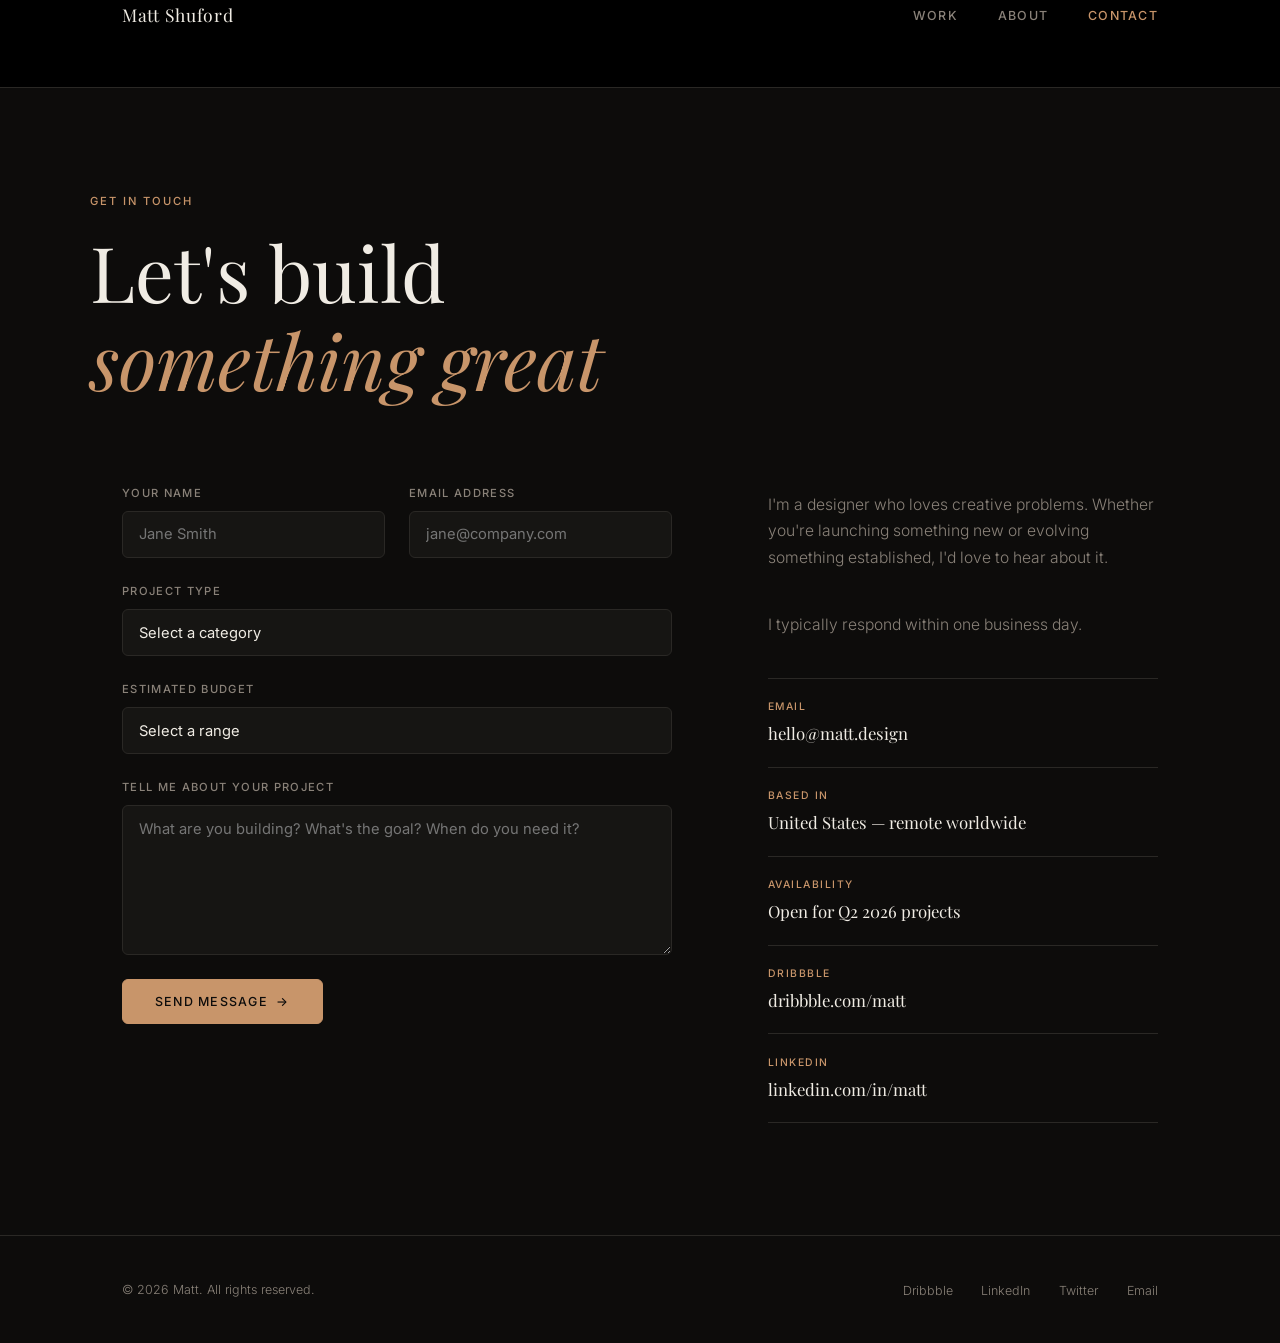
<file: pages/contact.html>
<!DOCTYPE html>
<html lang="en">
<head>
  <meta charset="UTF-8" />
  <meta name="viewport" content="width=device-width, initial-scale=1.0" />
  <title>Contact — Matt</title>
  <link rel="stylesheet" href="../css/style.css" />
</head>
<body>

  <!-- Navigation -->
  <div class="nav-wrap">
    <nav class="container">
      <a href="../index.html" class="nav-logo">Matt Shuford</a>
      <ul class="nav-links">
        <li><a href="work.html">Work</a></li>
        <li><a href="about.html">About</a></li>
        <li><a href="contact.html" class="active">Contact</a></li>
      </ul>
    </nav>
  </div>

  <!-- Page Hero -->
  <div class="page-hero container">
    <p class="eyebrow">Get in touch</p>
    <h1>Let's build<br /><em style="font-style:italic; color:var(--accent)">something great</em></h1>
  </div>

  <!-- Contact Body -->
  <div class="contact-grid container">

    <!-- Form -->
    <div>
      <form class="contact-form" action="#" method="POST">

        <div class="form-row">
          <div class="field">
            <label for="name">Your name</label>
            <input type="text" id="name" name="name" placeholder="Jane Smith" autocomplete="name" required />
          </div>
          <div class="field">
            <label for="email">Email address</label>
            <input type="email" id="email" name="email" placeholder="jane@company.com" autocomplete="email" required />
          </div>
        </div>

        <div class="field">
          <label for="subject">Project type</label>
          <select id="subject" name="subject">
            <option value="" disabled selected>Select a category</option>
            <option value="brand">Brand Identity</option>
            <option value="product">Product / UX Design</option>
            <option value="web">Web Design</option>
            <option value="packaging">Packaging</option>
            <option value="other">Something else</option>
          </select>
        </div>

        <div class="field">
          <label for="budget">Estimated budget</label>
          <select id="budget" name="budget">
            <option value="" disabled selected>Select a range</option>
            <option value="5k">Under $5,000</option>
            <option value="10k">$5,000 – $10,000</option>
            <option value="25k">$10,000 – $25,000</option>
            <option value="25k+">$25,000+</option>
          </select>
        </div>

        <div class="field">
          <label for="message">Tell me about your project</label>
          <textarea id="message" name="message" placeholder="What are you building? What's the goal? When do you need it?" required></textarea>
        </div>

        <div>
          <button type="submit" class="btn btn-primary">Send message &nbsp;→</button>
        </div>

      </form>
    </div>

    <!-- Info panel -->
    <aside class="contact-info">
      <p>I'm a designer who loves creative problems. Whether you're launching something new or evolving something established, I'd love to hear about it.</p>
      <p>I typically respond within one business day.</p>

      <ul class="contact-detail-list">
        <li class="contact-detail-item">
          <span class="detail-label">Email</span>
          <a href="mailto:hello@matt.design" class="detail-value" style="transition:color 0.2s;">hello@matt.design</a>
        </li>
        <li class="contact-detail-item">
          <span class="detail-label">Based in</span>
          <span class="detail-value">United States &mdash; remote worldwide</span>
        </li>
        <li class="contact-detail-item">
          <span class="detail-label">Availability</span>
          <span class="detail-value">Open for Q2 2026 projects</span>
        </li>
        <li class="contact-detail-item">
          <span class="detail-label">Dribbble</span>
          <a href="https://dribbble.com" target="_blank" rel="noopener" class="detail-value" style="transition:color 0.2s;">dribbble.com/matt</a>
        </li>
        <li class="contact-detail-item">
          <span class="detail-label">LinkedIn</span>
          <a href="https://linkedin.com" target="_blank" rel="noopener" class="detail-value" style="transition:color 0.2s;">linkedin.com/in/matt</a>
        </li>
      </ul>
    </aside>

  </div>

  <!-- Footer -->
  <footer>
    <div class="footer-inner">
      <p class="footer-copy">&copy; 2026 Matt. All rights reserved.</p>
      <ul class="footer-links">
        <li><a href="https://dribbble.com" target="_blank" rel="noopener">Dribbble</a></li>
        <li><a href="https://linkedin.com" target="_blank" rel="noopener">LinkedIn</a></li>
        <li><a href="https://twitter.com" target="_blank" rel="noopener">Twitter</a></li>
        <li><a href="mailto:hello@matt.design">Email</a></li>
      </ul>
    </div>
  </footer>

</body>
</html>
</file>
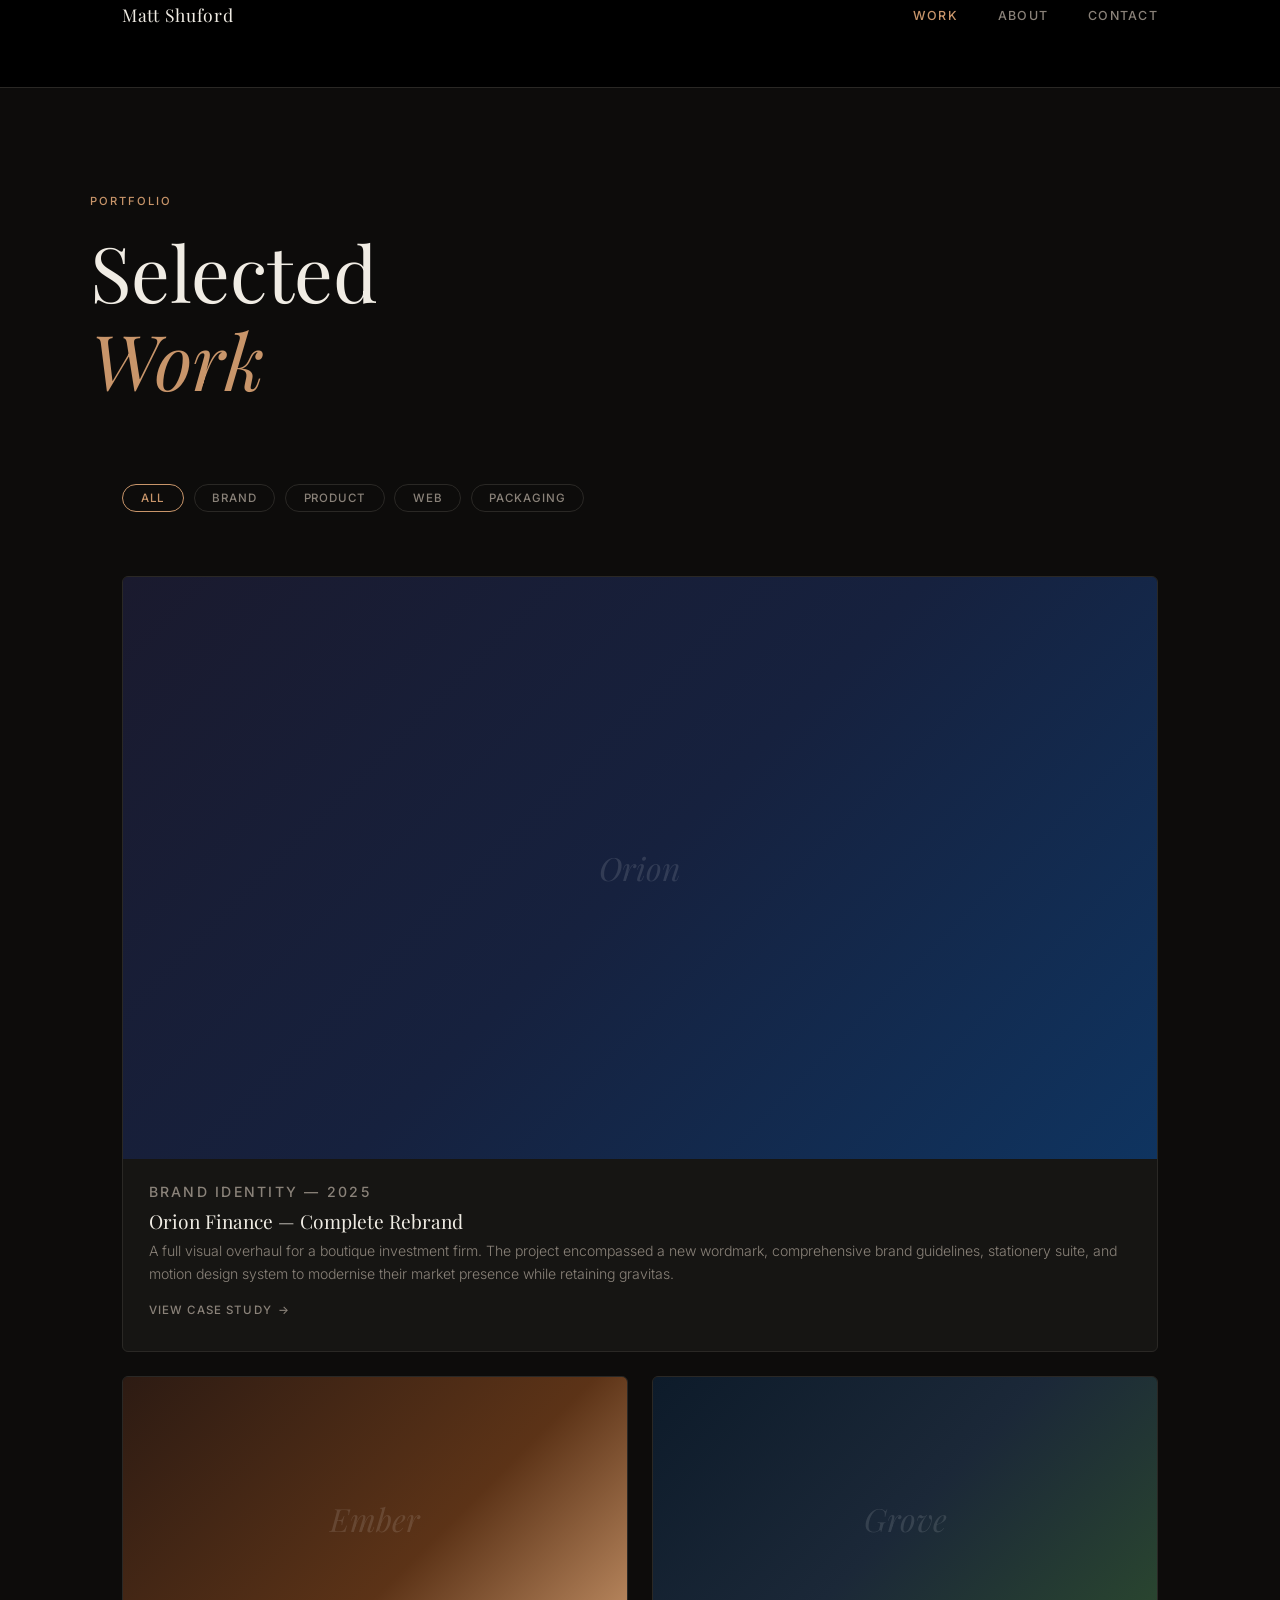
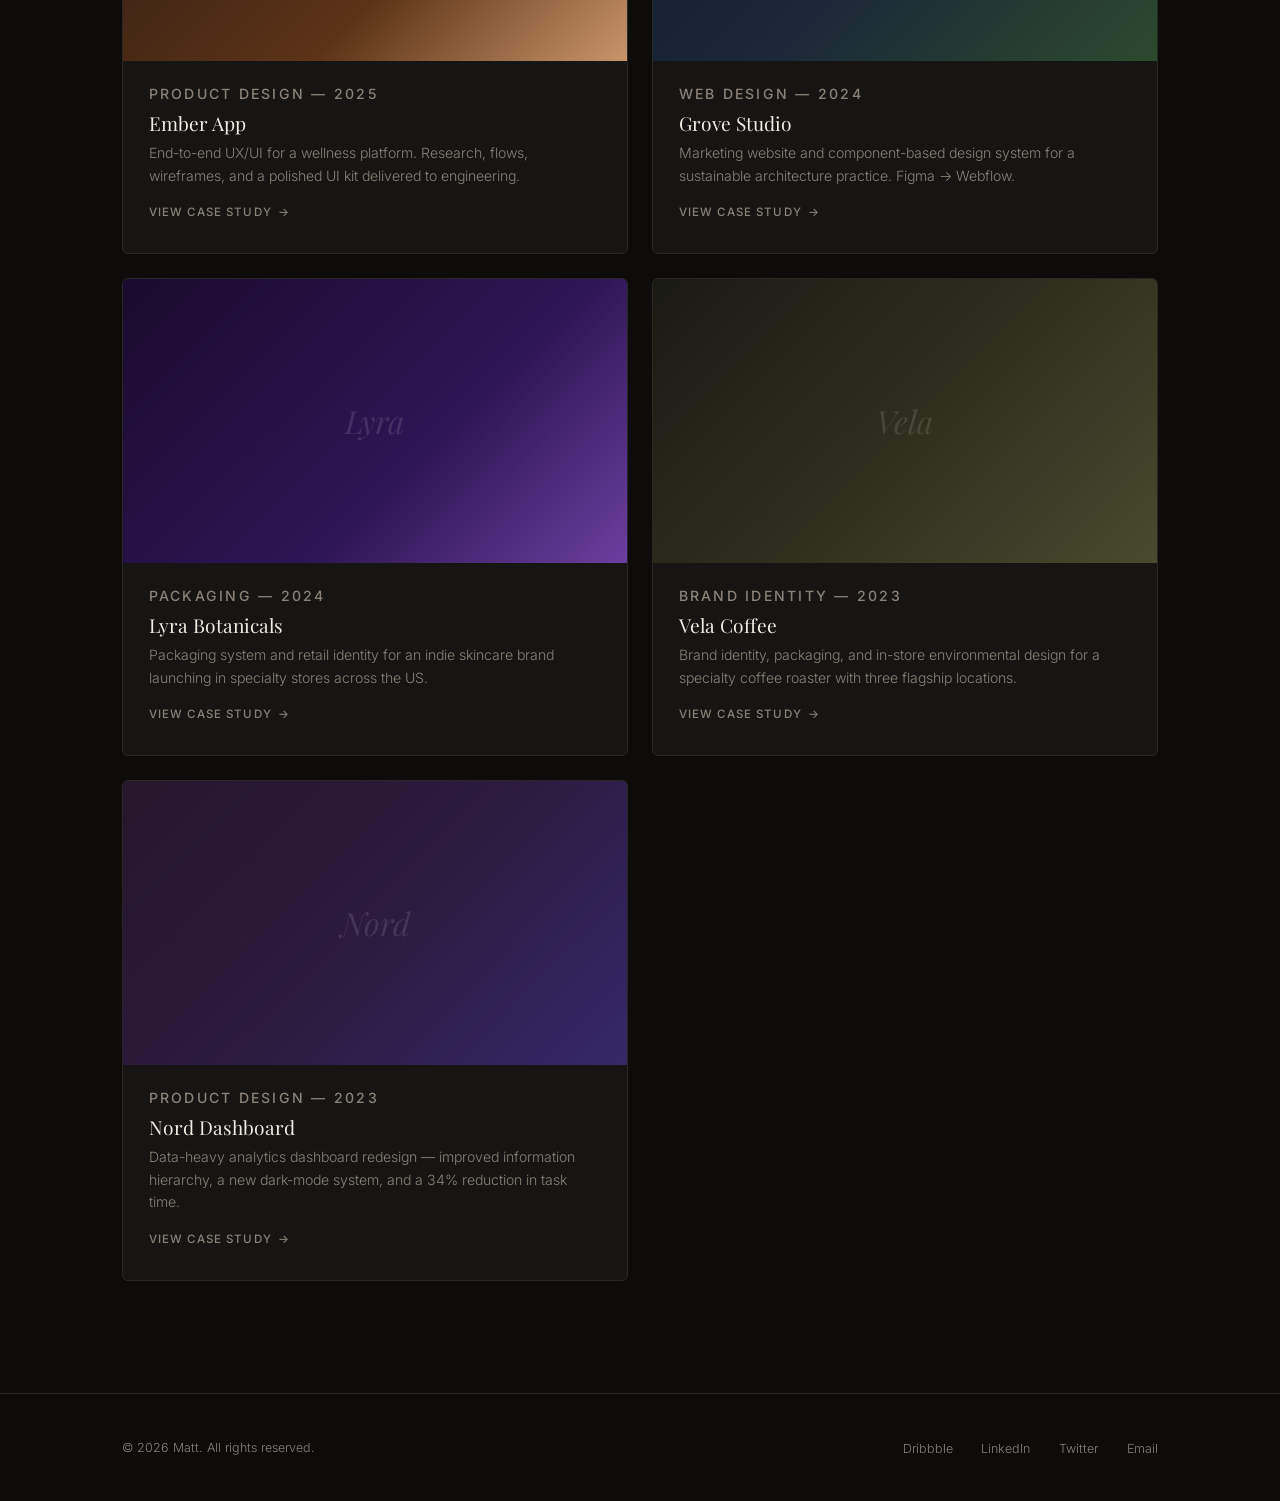
<file: pages/work.html>
<!DOCTYPE html>
<html lang="en">
<head>
  <meta charset="UTF-8" />
  <meta name="viewport" content="width=device-width, initial-scale=1.0" />
  <title>Work — Matt</title>
  <link rel="stylesheet" href="../css/style.css" />
</head>
<body>

  <!-- Navigation -->
  <div class="nav-wrap">
    <nav class="container">
      <a href="../index.html" class="nav-logo">Matt Shuford</a>
      <ul class="nav-links">
        <li><a href="work.html" class="active">Work</a></li>
        <li><a href="about.html">About</a></li>
        <li><a href="contact.html">Contact</a></li>
      </ul>
    </nav>
  </div>

  <!-- Page Hero -->
  <div class="page-hero container">
    <p class="eyebrow">Portfolio</p>
    <h1>Selected<br /><em style="font-style:italic; color:var(--accent)">Work</em></h1>
  </div>

  <!-- Filters -->
  <div class="container">
    <div class="filter-row">
      <button class="filter-btn active">All</button>
      <button class="filter-btn">Brand</button>
      <button class="filter-btn">Product</button>
      <button class="filter-btn">Web</button>
      <button class="filter-btn">Packaging</button>
    </div>

    <!-- Work Grid -->
    <div class="work-page-grid">

      <!-- Featured -->
      <a href="#" class="work-card featured">
        <div class="card-thumb">
          <div class="thumb-bg pal-1"></div>
          <span class="card-thumb-label">Orion</span>
        </div>
        <div class="card-body">
          <p class="card-type">Brand Identity &mdash; 2025</p>
          <h3>Orion Finance — Complete Rebrand</h3>
          <p>A full visual overhaul for a boutique investment firm. The project encompassed a new wordmark, comprehensive brand guidelines, stationery suite, and motion design system to modernise their market presence while retaining gravitas.</p>
          <span class="card-link">View case study</span>
        </div>
      </a>

      <a href="#" class="work-card">
        <div class="card-thumb">
          <div class="thumb-bg pal-2"></div>
          <span class="card-thumb-label">Ember</span>
        </div>
        <div class="card-body">
          <p class="card-type">Product Design &mdash; 2025</p>
          <h3>Ember App</h3>
          <p>End-to-end UX/UI for a wellness platform. Research, flows, wireframes, and a polished UI kit delivered to engineering.</p>
          <span class="card-link">View case study</span>
        </div>
      </a>

      <a href="#" class="work-card">
        <div class="card-thumb">
          <div class="thumb-bg pal-3"></div>
          <span class="card-thumb-label">Grove</span>
        </div>
        <div class="card-body">
          <p class="card-type">Web Design &mdash; 2024</p>
          <h3>Grove Studio</h3>
          <p>Marketing website and component-based design system for a sustainable architecture practice. Figma → Webflow.</p>
          <span class="card-link">View case study</span>
        </div>
      </a>

      <a href="#" class="work-card">
        <div class="card-thumb">
          <div class="thumb-bg pal-4"></div>
          <span class="card-thumb-label">Lyra</span>
        </div>
        <div class="card-body">
          <p class="card-type">Packaging &mdash; 2024</p>
          <h3>Lyra Botanicals</h3>
          <p>Packaging system and retail identity for an indie skincare brand launching in specialty stores across the US.</p>
          <span class="card-link">View case study</span>
        </div>
      </a>

      <a href="#" class="work-card">
        <div class="card-thumb">
          <div class="thumb-bg pal-5"></div>
          <span class="card-thumb-label">Vela</span>
        </div>
        <div class="card-body">
          <p class="card-type">Brand Identity &mdash; 2023</p>
          <h3>Vela Coffee</h3>
          <p>Brand identity, packaging, and in-store environmental design for a specialty coffee roaster with three flagship locations.</p>
          <span class="card-link">View case study</span>
        </div>
      </a>

      <a href="#" class="work-card">
        <div class="card-thumb">
          <div class="thumb-bg pal-1" style="filter:hue-rotate(40deg)"></div>
          <span class="card-thumb-label">Nord</span>
        </div>
        <div class="card-body">
          <p class="card-type">Product Design &mdash; 2023</p>
          <h3>Nord Dashboard</h3>
          <p>Data-heavy analytics dashboard redesign — improved information hierarchy, a new dark-mode system, and a 34% reduction in task time.</p>
          <span class="card-link">View case study</span>
        </div>
      </a>

    </div>
  </div>

  <!-- Footer -->
  <footer>
    <div class="footer-inner">
      <p class="footer-copy">&copy; 2026 Matt. All rights reserved.</p>
      <ul class="footer-links">
        <li><a href="https://dribbble.com" target="_blank" rel="noopener">Dribbble</a></li>
        <li><a href="https://linkedin.com" target="_blank" rel="noopener">LinkedIn</a></li>
        <li><a href="https://twitter.com" target="_blank" rel="noopener">Twitter</a></li>
        <li><a href="mailto:hello@matt.design">Email</a></li>
      </ul>
    </div>
  </footer>

</body>
</html>
</file>
<file: css/style.css>
/* ============================================================
   Matt — Designer Portfolio
   ============================================================ */

@import url('https://fonts.googleapis.com/css2?family=Playfair+Display:ital,wght@0,400;0,600;1,400&family=Inter:wght@300;400;500&display=swap');

/* ── Variables ─────────────────────────────────────────────── */
:root {
  --bg:        #0d0c0b;
  --bg-card:   #161513;
  --fg:        #f0ece4;
  --fg-muted:  #8a8279;
  --accent:    #c8956a;
  --accent-lt: #e0b896;
  --border:    #2a2825;
  --radius:    6px;
  --max-w:     1100px;

  --font-display: 'Playfair Display', Georgia, serif;
  --font-body:    'Inter', system-ui, sans-serif;
}

/* ── Reset ──────────────────────────────────────────────────── */
*, *::before, *::after { box-sizing: border-box; margin: 0; padding: 0; }

html { scroll-behavior: smooth; }

body {
  background-color: var(--bg);
  color: var(--fg);
  font-family: var(--font-body);
  font-weight: 300;
  font-size: 1rem;
  line-height: 1.7;
  -webkit-font-smoothing: antialiased;
}

img { display: block; max-width: 100%; }
a   { color: inherit; text-decoration: none; }

/* ── Typography ─────────────────────────────────────────────── */
h1, h2, h3, h4 {
  font-family: var(--font-display);
  font-weight: 400;
  line-height: 1.15;
  color: var(--fg);
}

.display {
  font-size: clamp(3.5rem, 9vw, 8rem);
  letter-spacing: -0.02em;
}

.eyebrow {
  font-family: var(--font-body);
  font-size: 0.7rem;
  font-weight: 500;
  letter-spacing: 0.18em;
  text-transform: uppercase;
  color: var(--accent);
}

/* ── Layout ─────────────────────────────────────────────────── */
.container {
  width: 100%;
  max-width: var(--max-w);
  margin: 0 auto;
  padding: 0 2rem;
}

section { padding: 7rem 0; }

/* ── Navigation ─────────────────────────────────────────────── */
nav {
  position: fixed;
  top: 0;
  left: 0;
  right: 0;
  z-index: 100;
  padding: 1.5rem 2rem;
  display: flex;
  align-items: center;
  justify-content: space-between;
  max-width: var(--max-w);
  margin: 0 auto;
}

/* full-width fixed bar behind nav */
.nav-wrap {
  position: fixed;
  top: 0; left: 0; right: 0;
  z-index: 100;
  height: 5.5rem;
  background: #000;
  border-bottom: 1px solid var(--border);
}

.nav-logo {
  font-family: var(--font-display);
  font-size: 1.1rem;
  letter-spacing: 0.04em;
  color: var(--fg);
  transition: color 0.2s;
}
.nav-logo:hover { color: var(--accent); }

.nav-links {
  list-style: none;
  display: flex;
  gap: 2.5rem;
}

.nav-links a {
  font-size: 0.78rem;
  font-weight: 500;
  letter-spacing: 0.1em;
  text-transform: uppercase;
  color: var(--fg-muted);
  transition: color 0.2s;
}
.nav-links a:hover,
.nav-links a.active { color: var(--accent); }

/* ── Hero ───────────────────────────────────────────────────── */
.hero {
  min-height: 100svh;
  display: flex;
  flex-direction: column;
  justify-content: flex-end;
  padding-bottom: 6rem;
}

.hero-inner {
  max-width: var(--max-w);
  margin: 0 auto;
  padding: 0 2rem;
  width: 100%;
  display: flex;
  align-items: center;
  gap: 3rem;
}

.hero-content {
  flex: 1;
  min-width: 0;
}

.hero-photo {
  flex-shrink: 0;
}

.hero-photo .photo-placeholder {
  max-width: 364px;
}

.hero-meta {
  display: flex;
  align-items: center;
  gap: 1.2rem;
  margin-bottom: 1.8rem;
}

.hero-meta .line {
  width: 2.5rem;
  height: 1px;
  background: var(--accent);
}

.hero h1 { margin-bottom: 2rem; }

.hero-sub {
  max-width: 38ch;
  color: var(--fg-muted);
  font-size: 1.05rem;
  margin-bottom: 3rem;
}

.hero-scroll {
  font-size: 0.7rem;
  font-weight: 500;
  letter-spacing: 0.15em;
  text-transform: uppercase;
  color: var(--fg-muted);
  display: flex;
  align-items: center;
  gap: 0.8rem;
  transition: color 0.2s;
}

.hero-scroll::after {
  content: '';
  display: block;
  width: 3rem;
  height: 1px;
  background: currentColor;
  transition: width 0.3s;
}

.hero-scroll:hover { color: var(--accent); }
.hero-scroll:hover::after { width: 5rem; }

/* ── Image Reveal Animation ──────────────────────────────────── */
@keyframes revealBlock {
  0% {
    background: #000;
    opacity: 1;
  }
  100% {
    background: #000;
    opacity: 0;
  }
}

.reveal-grid {
  position: absolute;
  top: 0;
  left: 0;
  width: 100%;
  height: 100%;
  display: grid;
  grid-template-columns: repeat(14, 1fr);
  grid-template-rows: repeat(14, 1fr);
  overflow: hidden;
}

.reveal-block {
  position: absolute;
  background: #000;
}

/* ── Buttons ────────────────────────────────────────────────── */
.btn {
  display: inline-flex;
  align-items: center;
  gap: 0.6rem;
  padding: 0.85rem 2rem;
  border: 1px solid var(--border);
  border-radius: var(--radius);
  font-family: var(--font-body);
  font-size: 0.78rem;
  font-weight: 500;
  letter-spacing: 0.1em;
  text-transform: uppercase;
  color: var(--fg);
  background: transparent;
  transition: border-color 0.25s, background 0.25s, color 0.25s;
  cursor: pointer;
}
.btn:hover {
  border-color: var(--accent);
  background: var(--accent);
  color: var(--bg);
}

.btn-primary {
  background: var(--accent);
  border-color: var(--accent);
  color: var(--bg);
}
.btn-primary:hover {
  background: var(--accent-lt);
  border-color: var(--accent-lt);
}

/* ── Section headings ───────────────────────────────────────── */
.section-header {
  display: flex;
  align-items: flex-end;
  justify-content: space-between;
  margin-bottom: 4rem;
  padding-bottom: 1.5rem;
  border-bottom: 1px solid var(--border);
  gap: 1rem;
  flex-wrap: wrap;
}

.section-header h2 { font-size: clamp(2rem, 4vw, 3rem); }

/* ── Work grid ──────────────────────────────────────────────── */
.work-grid {
  display: grid;
  grid-template-columns: repeat(12, 1fr);
  gap: 1.5rem;
}

.work-card {
  background: var(--bg-card);
  border: 1px solid var(--border);
  border-radius: var(--radius);
  overflow: hidden;
  transition: border-color 0.3s, transform 0.3s;
  cursor: pointer;
}

.work-card:hover {
  border-color: var(--accent);
  transform: translateY(-4px);
}

.work-card.wide  { grid-column: span 7; }
.work-card.tall  { grid-column: span 5; }
.work-card.half  { grid-column: span 6; }

.card-thumb {
  width: 100%;
  aspect-ratio: 16/10;
  display: flex;
  align-items: center;
  justify-content: center;
  overflow: hidden;
  position: relative;
}

.card-thumb .thumb-bg {
  position: absolute;
  inset: 0;
  transition: transform 0.5s ease;
}

.work-card:hover .thumb-bg { transform: scale(1.04); }

/* Placeholder palettes for thumbnails */
.pal-1 { background: linear-gradient(135deg, #1a1a2e 0%, #16213e 50%, #0f3460 100%); }
.pal-2 { background: linear-gradient(135deg, #2d1b13 0%, #5c3317 60%, #c8956a 100%); }
.pal-3 { background: linear-gradient(135deg, #0d1b2a 0%, #1b2838 50%, #2c4a2e 100%); }
.pal-4 { background: linear-gradient(135deg, #1a0a2e 0%, #2d1654 60%, #6b3fa0 100%); }
.pal-5 { background: linear-gradient(135deg, #1a1a14 0%, #2e2e1e 50%, #4a4a2e 100%); }

.card-thumb-label {
  position: relative;
  z-index: 1;
  font-family: var(--font-display);
  font-size: 2rem;
  color: rgba(255,255,255,0.12);
  font-style: italic;
}

.card-body {
  padding: 1.4rem 1.6rem 1.8rem;
}

.card-type {
  font-size: 0.65rem;
  font-weight: 500;
  letter-spacing: 0.16em;
  text-transform: uppercase;
  color: var(--accent);
  margin-bottom: 0.4rem;
}

.card-body h3 {
  font-size: 1.2rem;
  margin-bottom: 0.5rem;
}

.card-body p {
  font-size: 0.88rem;
  color: var(--fg-muted);
  line-height: 1.6;
}

.card-link {
  display: inline-flex;
  align-items: center;
  gap: 0.4rem;
  font-size: 0.72rem;
  font-weight: 500;
  letter-spacing: 0.1em;
  text-transform: uppercase;
  color: var(--fg-muted);
  margin-top: 1rem;
  transition: color 0.2s;
}
.card-link::after {
  content: '→';
  transition: transform 0.2s;
}
.card-link:hover { color: var(--accent); }
.card-link:hover::after { transform: translateX(3px); }

/* ── About strip ────────────────────────────────────────────── */
.about-strip {
  display: grid;
  grid-template-columns: 1fr;
  gap: 5rem;
  align-items: center;
}

.about-photo-wrap {
  position: relative;
}

.photo-placeholder {
  width: 100%;
  aspect-ratio: 1 / 1;
  max-width: 360px;
  background: var(--bg-card);
  border: 1px solid var(--border);
  border-radius: 50%;
  display: flex;
  align-items: center;
  justify-content: center;
  overflow: hidden;
  position: relative;
}

.profile-photo {
  width: 100%;
  height: 100%;
  object-fit: cover;
  object-position: center 22%;
  border-radius: 50%;
  display: block;
}

.photo-accent {
  position: absolute;
  bottom: -1.5rem;
  right: -1.5rem;
  width: 60%;
  height: 60%;
  border: 1px solid var(--border);
  border-radius: var(--radius);
  z-index: -1;
}

.about-content h2 {
  font-size: clamp(2rem, 3.5vw, 2.8rem);
  margin-bottom: 0.5rem;
}

.about-content h2 em {
  font-style: italic;
  color: var(--accent);
}

.about-content p {
  color: var(--fg-muted);
  margin-bottom: 1.2rem;
  font-size: 0.98rem;
}

.skills-row {
  display: flex;
  flex-wrap: wrap;
  gap: 0.5rem;
  margin: 2rem 0 2.5rem;
}

.skill-tag {
  padding: 0.3rem 0.9rem;
  border: 1px solid var(--border);
  border-radius: 100px;
  font-size: 0.72rem;
  font-weight: 500;
  letter-spacing: 0.06em;
  color: var(--fg-muted);
  transition: border-color 0.2s, color 0.2s;
}
.skill-tag:hover { border-color: var(--accent); color: var(--accent); }

/* ── Stats ──────────────────────────────────────────────────── */
.stats {
  display: grid;
  grid-template-columns: repeat(3, 1fr);
  gap: 0;
  border: 1px solid var(--border);
  border-radius: var(--radius);
  overflow: hidden;
}

.stat {
  padding: 2rem 1.5rem;
  text-align: center;
  border-right: 1px solid var(--border);
}
.stat:last-child { border-right: none; }

.stat-num {
  font-family: var(--font-display);
  font-size: 2.8rem;
  color: var(--accent);
  display: block;
  line-height: 1;
  margin-bottom: 0.4rem;
}

.stat-label {
  font-size: 0.7rem;
  font-weight: 500;
  letter-spacing: 0.12em;
  text-transform: uppercase;
  color: var(--fg-muted);
}

/* ── Contact CTA ────────────────────────────────────────────── */
.cta {
  text-align: center;
  padding: 8rem 0;
  position: relative;
  overflow: hidden;
}

.cta::before {
  content: '';
  position: absolute;
  top: 50%;
  left: 50%;
  transform: translate(-50%, -50%);
  width: 600px;
  height: 600px;
  border-radius: 50%;
  background: radial-gradient(circle, rgba(200,149,106,0.05) 0%, transparent 70%);
  pointer-events: none;
}

.cta h2 {
  font-size: clamp(2.5rem, 6vw, 5rem);
  margin-bottom: 1.2rem;
}

.cta p {
  color: var(--fg-muted);
  font-size: 1.05rem;
  max-width: 38ch;
  margin: 0 auto 3rem;
}

.cta-links {
  display: flex;
  align-items: center;
  justify-content: center;
  gap: 1rem;
  flex-wrap: wrap;
}

/* ── Divider ────────────────────────────────────────────────── */
.divider {
  border: none;
  border-top: 1px solid var(--border);
  margin: 0;
}

/* ── Footer ─────────────────────────────────────────────────── */
footer {
  padding: 2.5rem 0;
  border-top: 1px solid var(--border);
}

.footer-inner {
  max-width: var(--max-w);
  margin: 0 auto;
  padding: 0 2rem;
  display: flex;
  align-items: center;
  justify-content: space-between;
  flex-wrap: wrap;
  gap: 1rem;
}

.footer-copy {
  font-size: 0.78rem;
  color: var(--fg-muted);
}

.footer-links {
  list-style: none;
  display: flex;
  gap: 1.8rem;
}

.footer-links a {
  font-size: 0.78rem;
  color: var(--fg-muted);
  transition: color 0.2s;
}
.footer-links a:hover { color: var(--accent); }

/* ── Page hero (inner pages) ────────────────────────────────── */
.page-hero {
  padding: 12rem 0 5rem;
}

.page-hero h1 {
  font-size: clamp(2.8rem, 6vw, 5.5rem);
  margin-top: 1rem;
}

/* ── About page ─────────────────────────────────────────────── */
.about-full {
  display: grid;
  grid-template-columns: 2fr 3fr;
  gap: 6rem;
  align-items: start;
  padding: 0 0 7rem;
}

.about-sidebar { position: sticky; top: 7rem; }

.about-sidebar .photo-placeholder { max-width: 100%; }

.about-text h3 {
  font-size: clamp(1.5rem, 2.5vw, 2rem);
  margin: 3rem 0 0.8rem;
}
.about-text h3:first-child { margin-top: 0; }

.about-text p {
  color: var(--fg-muted);
  font-size: 0.98rem;
  margin-bottom: 1rem;
}

.experience-list { list-style: none; margin-top: 2rem; }

.experience-item {
  display: grid;
  grid-template-columns: 1fr 3fr;
  gap: 2rem;
  padding: 1.8rem 0;
  border-top: 1px solid var(--border);
}

.exp-year {
  font-size: 0.75rem;
  font-weight: 500;
  letter-spacing: 0.1em;
  text-transform: uppercase;
  color: var(--fg-muted);
  padding-top: 0.2rem;
}

.exp-role {
  font-family: var(--font-display);
  font-size: 1.05rem;
  margin-bottom: 0.25rem;
}

.exp-co {
  font-size: 0.82rem;
  color: var(--accent);
  margin-bottom: 0.5rem;
}

.exp-desc {
  font-size: 0.88rem;
  color: var(--fg-muted);
}

/* ── Work page grid ─────────────────────────────────────────── */
.work-page-grid {
  display: grid;
  grid-template-columns: repeat(2, 1fr);
  gap: 1.5rem;
  padding-bottom: 7rem;
}

.work-page-grid .work-card { grid-column: span 1; }
.work-page-grid .work-card.featured { grid-column: span 2; }

.work-page-grid .card-thumb { aspect-ratio: 16/9; }

.filter-row {
  display: flex;
  gap: 0.6rem;
  flex-wrap: wrap;
  margin-bottom: 4rem;
}

.filter-btn {
  padding: 0.4rem 1.1rem;
  border: 1px solid var(--border);
  border-radius: 100px;
  font-family: var(--font-body);
  font-size: 0.72rem;
  font-weight: 500;
  letter-spacing: 0.08em;
  text-transform: uppercase;
  color: var(--fg-muted);
  background: transparent;
  cursor: pointer;
  transition: all 0.2s;
}

.filter-btn:hover, .filter-btn.active {
  border-color: var(--accent);
  color: var(--accent);
}

/* ── Contact page ───────────────────────────────────────────── */
.contact-grid {
  display: grid;
  grid-template-columns: 5fr 4fr;
  gap: 6rem;
  padding-bottom: 7rem;
  align-items: start;
}

.contact-form { display: flex; flex-direction: column; gap: 1.5rem; }

.form-row { display: grid; grid-template-columns: 1fr 1fr; gap: 1.5rem; }

.field { display: flex; flex-direction: column; gap: 0.5rem; }

.field label {
  font-size: 0.7rem;
  font-weight: 500;
  letter-spacing: 0.12em;
  text-transform: uppercase;
  color: var(--fg-muted);
}

.field input,
.field textarea,
.field select {
  background: var(--bg-card);
  border: 1px solid var(--border);
  border-radius: var(--radius);
  padding: 0.85rem 1rem;
  font-family: var(--font-body);
  font-size: 0.92rem;
  color: var(--fg);
  outline: none;
  transition: border-color 0.2s;
  appearance: none;
}

.field input:focus,
.field textarea:focus,
.field select:focus { border-color: var(--accent); }

.field textarea { resize: vertical; min-height: 150px; }

.contact-info { padding-top: 0.5rem; }

.contact-info p {
  color: var(--fg-muted);
  font-size: 0.98rem;
  margin-bottom: 2.5rem;
}

.contact-detail-list { list-style: none; }

.contact-detail-item {
  padding: 1.2rem 0;
  border-top: 1px solid var(--border);
  display: flex;
  flex-direction: column;
  gap: 0.2rem;
}

.contact-detail-item:last-child { border-bottom: 1px solid var(--border); }

.detail-label {
  font-size: 0.65rem;
  font-weight: 500;
  letter-spacing: 0.14em;
  text-transform: uppercase;
  color: var(--accent);
}

.detail-value {
  font-family: var(--font-display);
  font-size: 1.05rem;
}

/* ── Responsive ─────────────────────────────────────────────── */
@media (max-width: 900px) {
  .work-card.wide,
  .work-card.tall  { grid-column: span 12; }
  .work-card.half  { grid-column: span 12; }

  .hero-inner { flex-direction: column; gap: 2rem; align-items: center; }
  .hero-content { text-align: center; }
  .hero-photo { width: 100%; }
  .hero-photo .photo-placeholder { max-width: 250px; }

  .about-strip { grid-template-columns: 1fr; gap: 3rem; }
  .photo-placeholder { max-width: 280px; }
  .photo-accent { display: none; }

  .about-full { grid-template-columns: 1fr; gap: 3rem; }
  .about-sidebar { position: static; }

  .work-page-grid { grid-template-columns: 1fr; }
  .work-page-grid .work-card.featured { grid-column: span 1; }

  .contact-grid { grid-template-columns: 1fr; gap: 3rem; }
  .form-row { grid-template-columns: 1fr; }

  .experience-item { grid-template-columns: 1fr; gap: 0.3rem; }
}

@media (max-width: 600px) {
  nav { padding: 1.2rem 1.2rem; }
  .container { padding: 0 1.2rem; }
  .hero-inner { padding: 0 1.2rem; flex-direction: column; gap: 2rem; align-items: center; }
  .hero-content { text-align: center; }
  .hero-photo { width: 100%; }
  .hero-photo .photo-placeholder { max-width: 220px; }
  section { padding: 4rem 0; }
  .footer-inner { flex-direction: column; align-items: flex-start; }
  .stats { grid-template-columns: 1fr; }
  .stat { border-right: none; border-bottom: 1px solid var(--border); }
  .stat:last-child { border-bottom: none; }
}

/* ── Weather Widget ───────────────────────────────────────── */
.weather-widget {
  position: fixed;
  bottom: 2rem;
  right: 2rem;
  z-index: 50;
  background: var(--bg-card);
  border: 1px solid var(--border);
  border-radius: var(--radius);
  padding: 1.2rem 1.5rem;
  min-width: 172px;
  box-shadow: 0 8px 40px rgba(0, 0, 0, 0.55);
  transition: border-color 0.3s;
}
.weather-widget:hover { border-color: var(--accent); }

.weather-loading {
  display: flex;
  align-items: center;
  gap: 0.7rem;
  font-size: 0.72rem;
  font-weight: 500;
  letter-spacing: 0.1em;
  text-transform: uppercase;
  color: var(--fg-muted);
}

.weather-spinner {
  flex-shrink: 0;
  width: 14px;
  height: 14px;
  border: 1.5px solid var(--border);
  border-top-color: var(--accent);
  border-radius: 50%;
  animation: w-spin 0.75s linear infinite;
}
@keyframes w-spin { to { transform: rotate(360deg); } }

.weather-top {
  display: flex;
  align-items: center;
  gap: 0.75rem;
  margin-bottom: 0.45rem;
}
.weather-emoji { font-size: 2.2rem; line-height: 1; }

.weather-temp {
  font-family: var(--font-display);
  font-size: 2rem;
  color: var(--fg);
  line-height: 1;
}
.weather-unit {
  font-family: var(--font-body);
  font-size: 0.78rem;
  color: var(--fg-muted);
  vertical-align: super;
  margin-left: 1px;
}
.weather-desc {
  font-size: 0.67rem;
  font-weight: 500;
  letter-spacing: 0.14em;
  text-transform: uppercase;
  color: var(--accent);
  margin-bottom: 0.25rem;
}
.weather-loc {
  font-size: 0.65rem;
  color: var(--fg-muted);
  letter-spacing: 0.04em;
}
.weather-forecast-toggle {
  margin-top: 0.75rem;
  display: inline-flex;
  align-items: center;
  gap: 0.45rem;
  padding: 0.38rem 0.68rem;
  border: 1px solid var(--border);
  border-radius: 999px;
  background: transparent;
  color: var(--fg-muted);
  font-size: 0.65rem;
  font-weight: 500;
  letter-spacing: 0.1em;
  text-transform: uppercase;
  cursor: pointer;
  transition: border-color 0.25s, color 0.25s, background 0.25s;
}
.weather-forecast-toggle:hover {
  color: var(--fg);
  border-color: var(--accent);
}
.weather-forecast-toggle.active {
  color: var(--bg);
  border-color: var(--accent);
  background: var(--accent);
}
.weather-forecast-toggle:disabled {
  opacity: 0.5;
  cursor: not-allowed;
}
.weather-forecast {
  margin-top: 0.8rem;
  padding-top: 0.8rem;
  border-top: 1px solid var(--border);
}
.weather-forecast-list {
  list-style: none;
  display: grid;
  gap: 0.38rem;
}
.weather-forecast-item {
  display: grid;
  grid-template-columns: 2.8rem 1fr auto;
  align-items: center;
  column-gap: 0.5rem;
  font-size: 0.68rem;
  color: var(--fg-muted);
  letter-spacing: 0.03em;
}
.weather-forecast-day {
  font-weight: 500;
  color: var(--fg);
  text-transform: uppercase;
  letter-spacing: 0.09em;
  font-size: 0.6rem;
}
.weather-forecast-main {
  display: flex;
  align-items: center;
  gap: 0.35rem;
  min-width: 0;
  white-space: nowrap;
  overflow: hidden;
  text-overflow: ellipsis;
}
.weather-forecast-temps {
  color: var(--fg);
  font-weight: 500;
  letter-spacing: 0.02em;
}
@media (max-width: 640px) {
  .weather-widget {
    right: 1rem;
    left: 1rem;
    bottom: 1rem;
    min-width: 0;
  }
}
.weather-error {
  font-size: 0.72rem;
  color: var(--fg-muted);
  letter-spacing: 0.04em;
}
</file>
